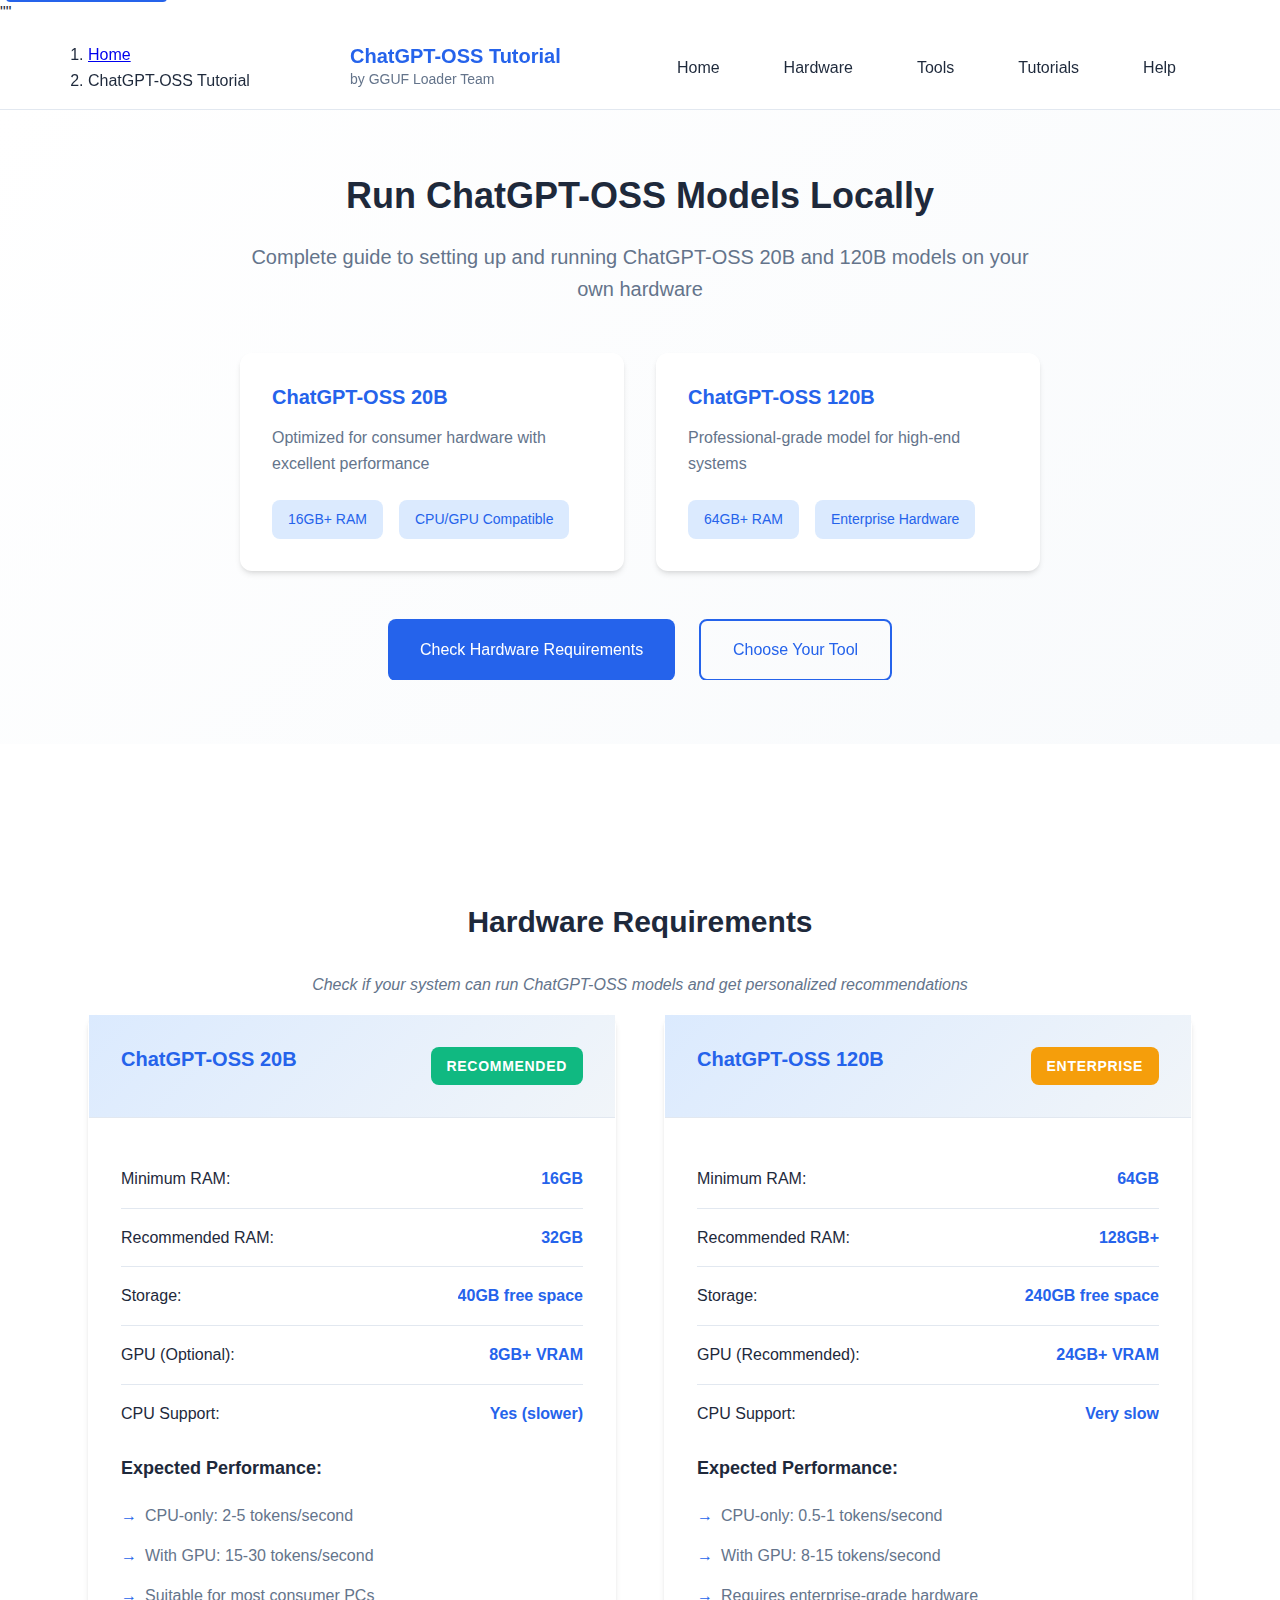
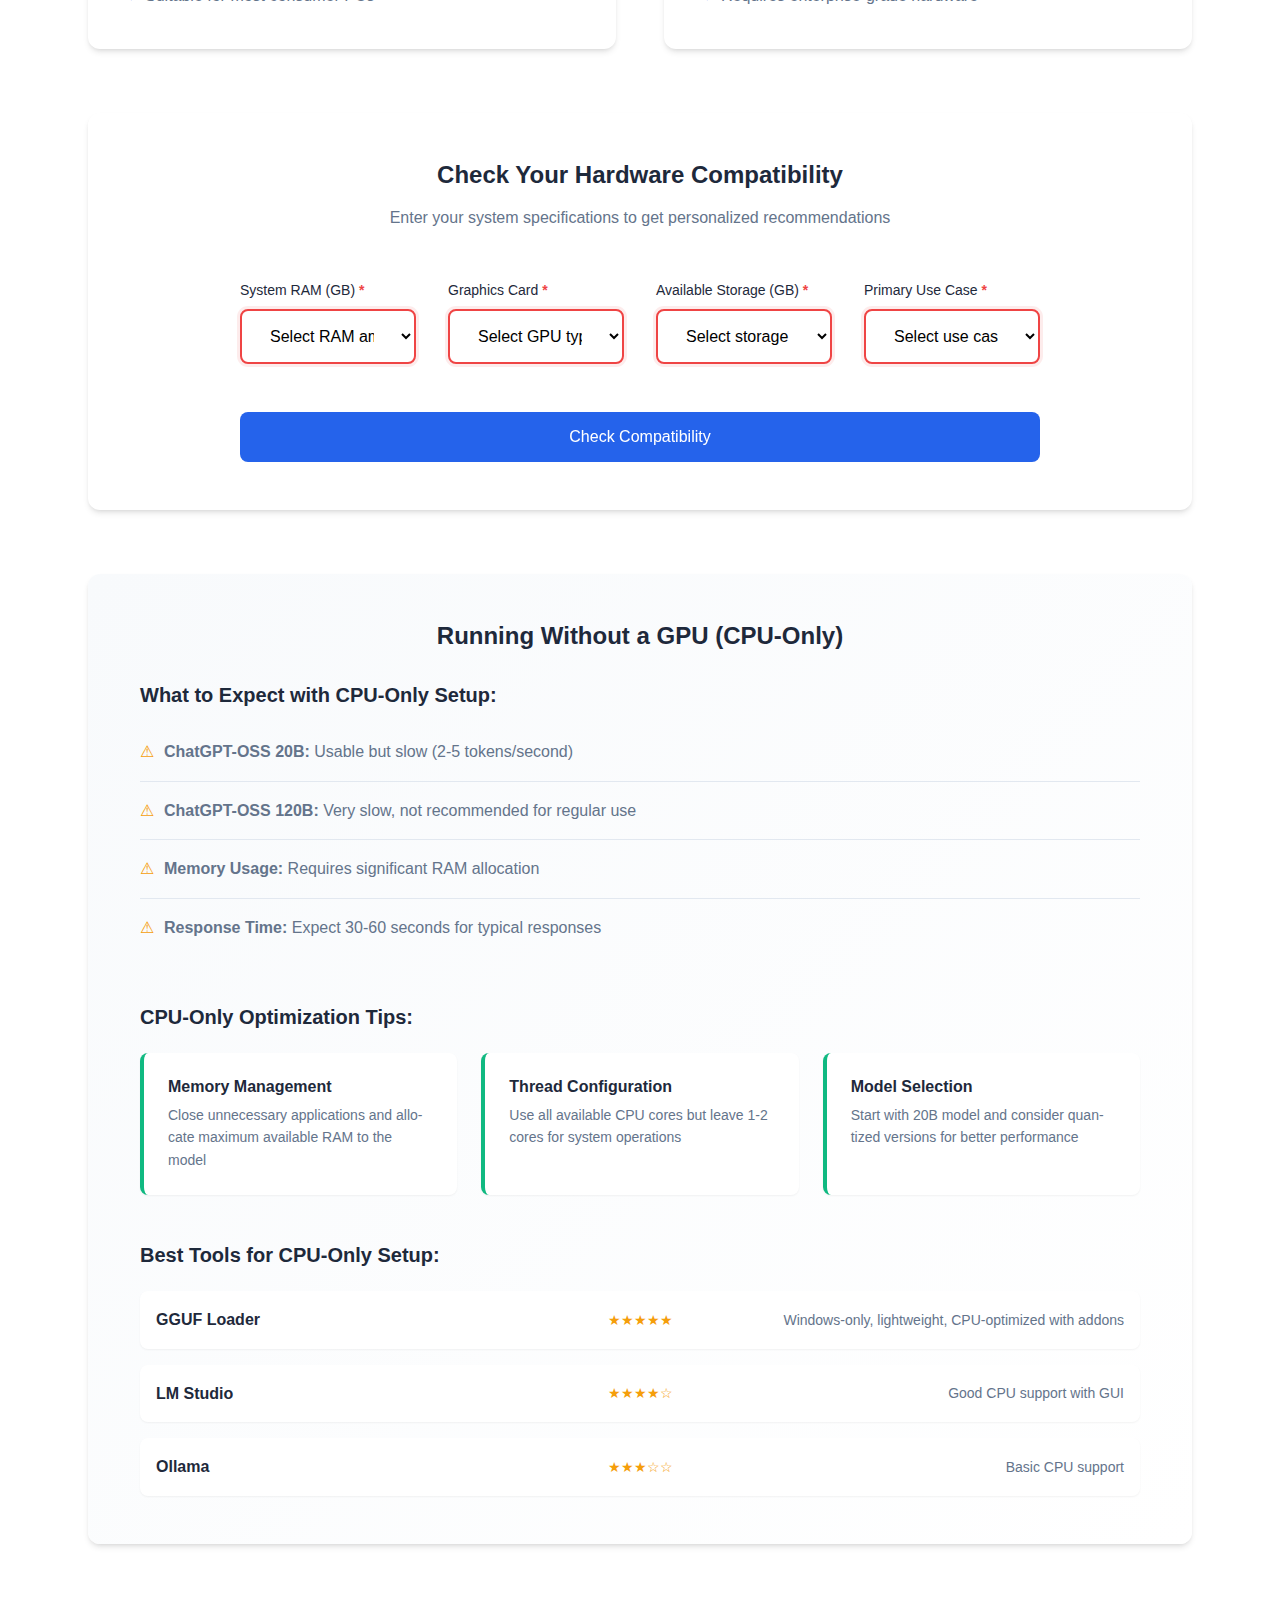
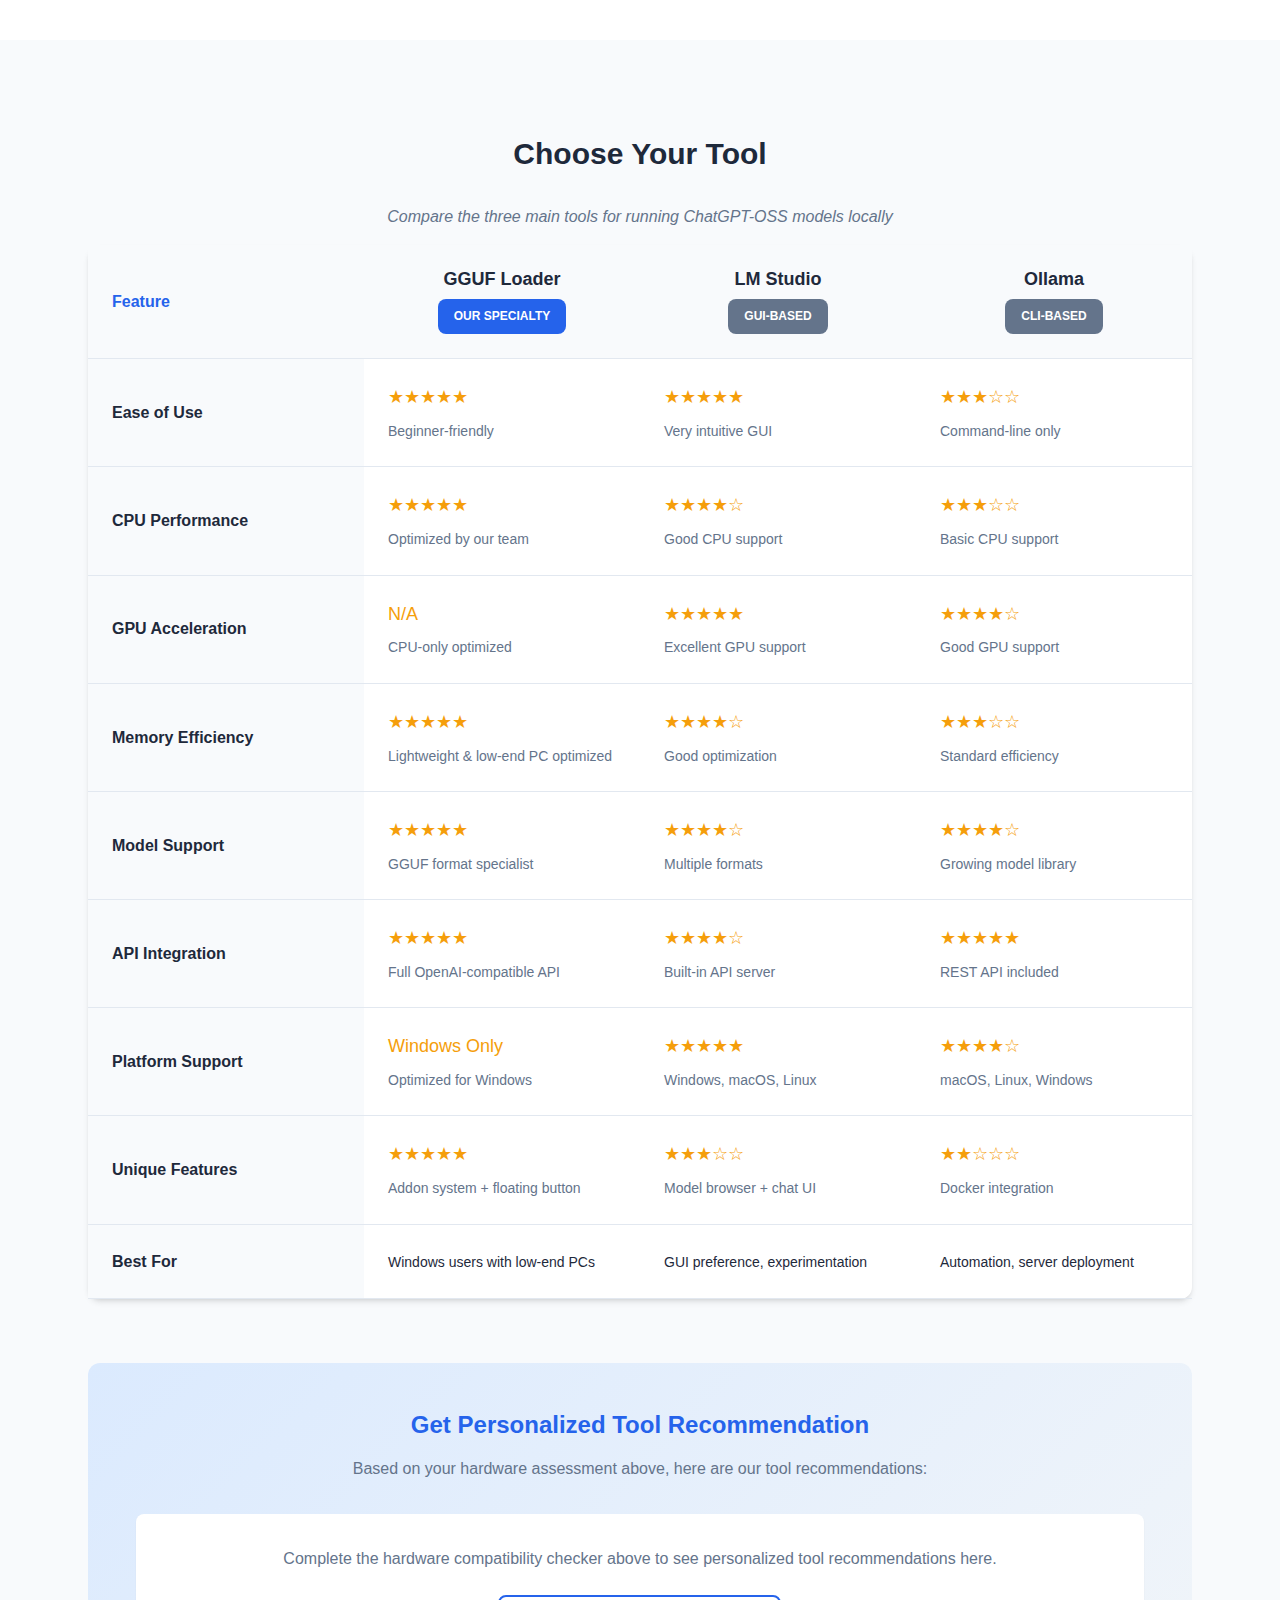
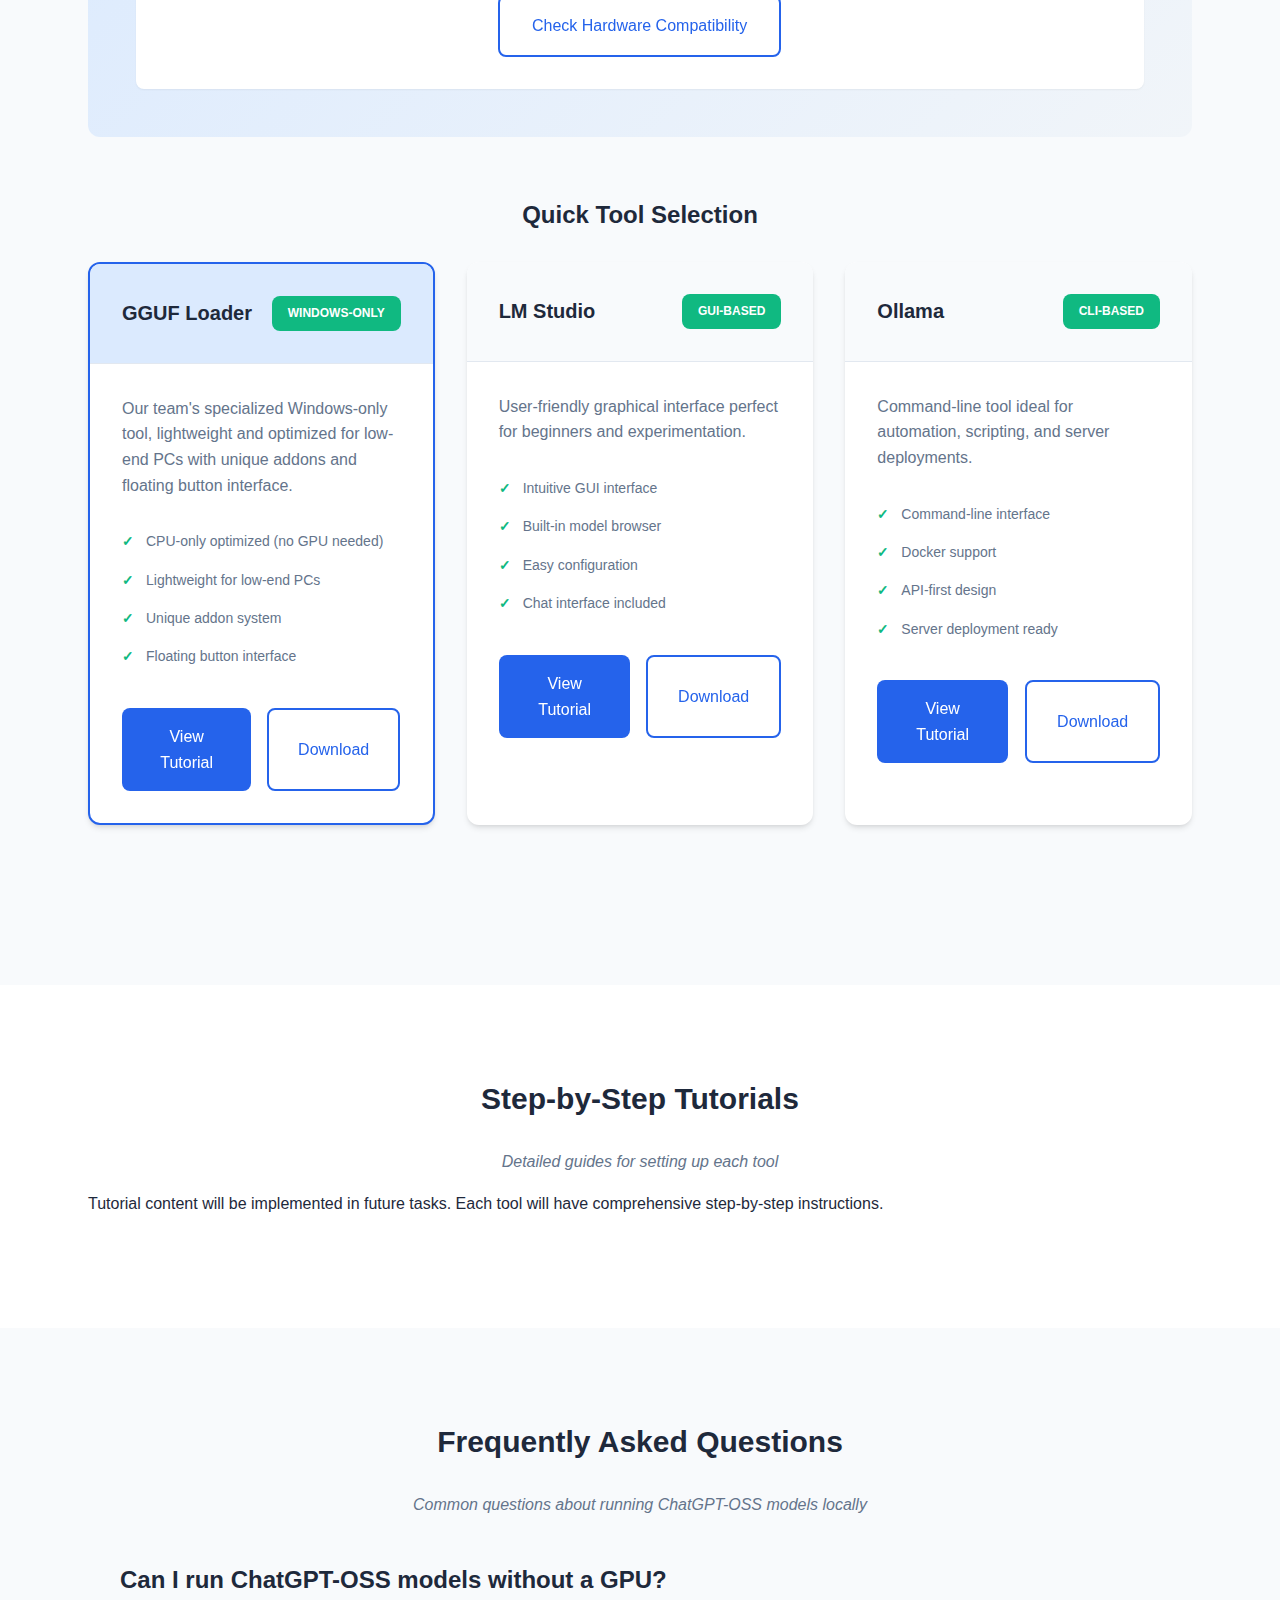
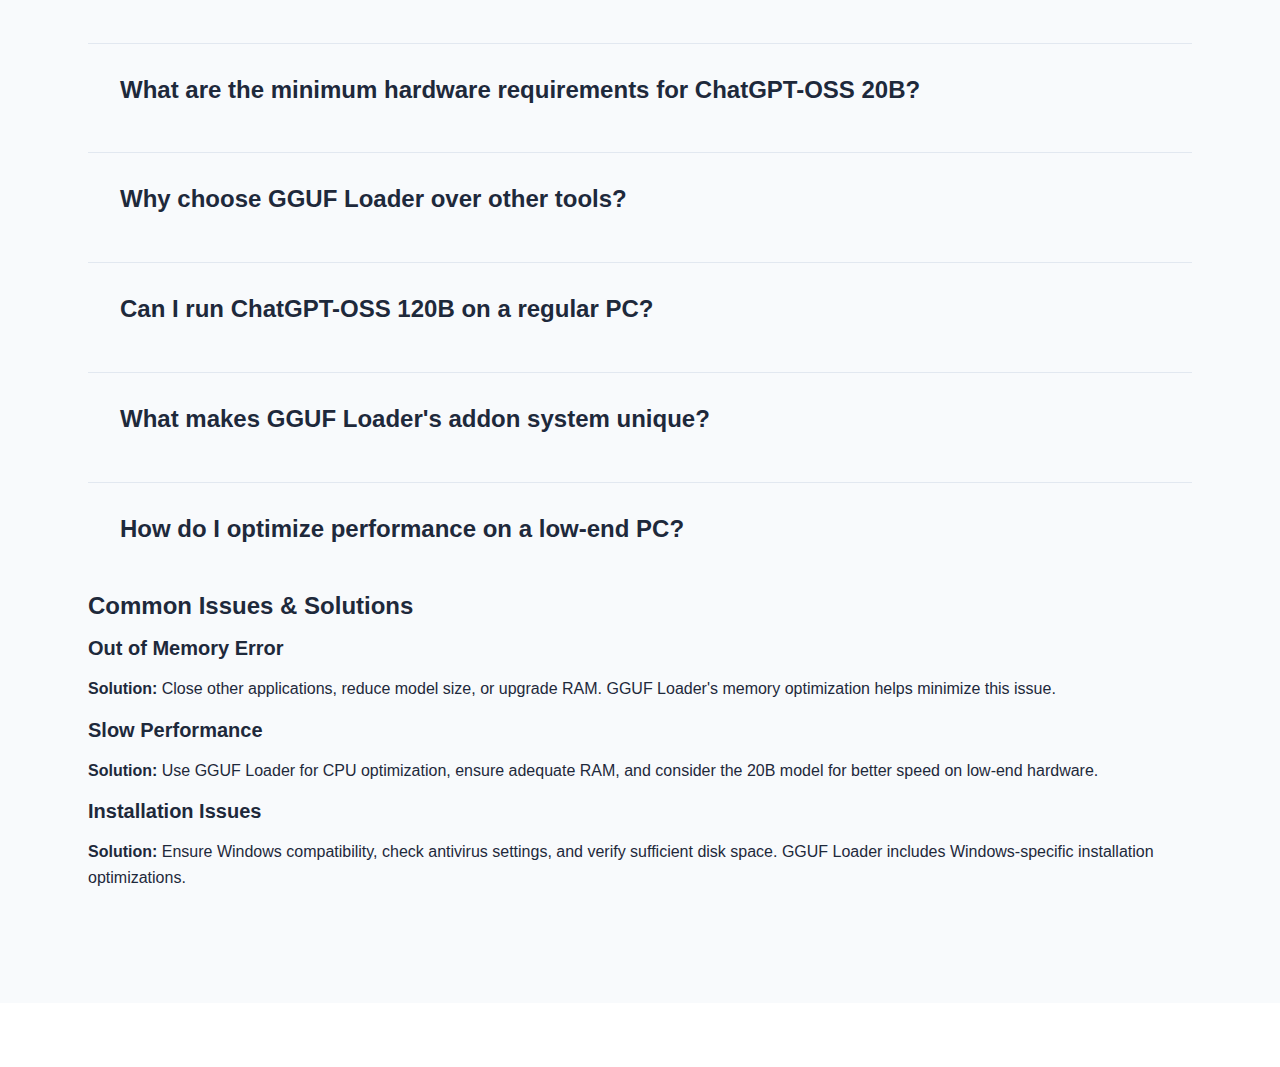
<file: index.html>
<!DOCTYPE html>
<html lang="en">

<head>
    <meta charset="UTF-8">
    <meta name="viewport" content="width=device-width, initial-scale=1.0">
    <title>ChatGPT-OSS Local Setup Tutorial | GGUF Loader Team - Run AI Models on Windows</title>
    <meta name="description"
        content="Complete guide to running ChatGPT-OSS 20B and 120B models locally on Windows. GGUF Loader team's tutorial covers hardware requirements, CPU-only optimization, and step-by-step setup for low-end PCs.">
    <meta name="keywords"
        content="ChatGPT-OSS, GGUF Loader, local AI, Windows AI, CPU-only AI, low-end PC AI, ChatGPT local, AI tutorial, machine learning, LLM setup">

    <!-- Enhanced SEO meta tags -->
    <meta name="theme-color" content="#2563eb">
    <meta name="robots" content="index, follow, max-snippet:-1, max-image-preview:large, max-video-preview:-1">
    <meta name="author" content="GGUF Loader Team">
    <meta name="publisher" content="GGUF Loader Team">
    <meta name="language" content="en-US">
    <meta name="revisit-after" content="7 days">
    <meta name="rating" content="general">
    <link rel="canonical" href="https://chatgpt-oss-tutorial.example.com/">

    <!-- Open Graph / Facebook -->
    <meta property="og:type" content="website">
    <meta property="og:url" content="https://chatgpt-oss-tutorial.example.com/">
    <meta property="og:title" content="ChatGPT-OSS Local Setup Tutorial | GGUF Loader Team">
    <meta property="og:description"
        content="Learn to run ChatGPT-OSS models locally on Windows with GGUF Loader - optimized for CPU-only and low-end PCs with unique addon system.">
    <meta property="og:image" content="https://chatgpt-oss-tutorial.example.com/og-image.jpg">
    <meta property="og:image:width" content="1200">
    <meta property="og:image:height" content="630">
    <meta property="og:site_name" content="ChatGPT-OSS Tutorial">
    <meta property="og:locale" content="en_US">

    <!-- Twitter -->
    <meta property="twitter:card" content="summary_large_image">
    <meta property="twitter:url" content="https://chatgpt-oss-tutorial.example.com/">
    <meta property="twitter:title" content="ChatGPT-OSS Local Setup Tutorial | GGUF Loader Team">
    <meta property="twitter:description"
        content="Learn to run ChatGPT-OSS models locally on Windows with GGUF Loader - optimized for CPU-only and low-end PCs.">
    <meta property="twitter:image" content="https://chatgpt-oss-tutorial.example.com/twitter-image.jpg">
    <meta property="twitter:creator" content="@GGUFLoader">
    <meta property="twitter:site" content="@GGUFLoader">

    <!-- Additional SEO -->
    <meta name="geo.region" content="US">
    <meta name="geo.placename" content="United States">
    <meta name="ICBM" content="39.7392, -104.9903">
    <meta name="DC.title" content="ChatGPT-OSS Local Setup Tutorial">
    <meta name="DC.creator" content="GGUF Loader Team">
    <meta name="DC.subject" content="AI, Machine Learning, ChatGPT, Local AI Setup">
    <meta name="DC.description" content="Complete guide to running ChatGPT-OSS models locally on Windows">
    <meta name="DC.publisher" content="GGUF Loader Team">
    <meta name="DC.contributor" content="GGUF Loader Team">
    <meta name="DC.date" content="2024-01-01">
    <meta name="DC.type" content="Text">
    <meta name="DC.format" content="text/html">
    <meta name="DC.identifier" content="https://chatgpt-oss-tutorial.example.com/">
    <meta name="DC.language" content="en-US">
    <meta name="DC.coverage" content="Worldwide">
    <meta name="DC.rights" content="© 2024 GGUF Loader Team">""

    <!-- Preload critical resources -->
    <link rel="preload" href="assets/styles/main.css" as="style">
    <link rel="preload" href="assets/scripts/main.js" as="script">

    <!-- DNS prefetch for external resources -->
    <link rel="dns-prefetch" href="//fonts.googleapis.com">

    <!-- Stylesheet -->
    <link rel="stylesheet" href="assets/styles/main.css">

    <!-- Favicon and app icons -->
    <link rel="icon" type="image/x-icon" href="/favicon.ico">
    <link rel="apple-touch-icon" sizes="180x180" href="/apple-touch-icon.png">
    <link rel="icon" type="image/png" sizes="32x32" href="/favicon-32x32.png">
    <link rel="icon" type="image/png" sizes="16x16" href="/favicon-16x16.png">
    <link rel="manifest" href="/site.webmanifest">

    <!-- JSON-LD Structured Data -->
    <script type="application/ld+json">
    {
        "@context": "https://schema.org",
        "@type": "TechArticle",
        "headline": "ChatGPT-OSS Local Setup Tutorial | GGUF Loader Team",
        "description": "Complete guide to running ChatGPT-OSS 20B and 120B models locally on Windows. GGUF Loader team's tutorial covers hardware requirements, CPU-only optimization, and step-by-step setup for low-end PCs.",
        "image": [
            "https://chatgpt-oss-tutorial.example.com/images/chatgpt-oss-setup-1x1.jpg",
            "https://chatgpt-oss-tutorial.example.com/images/chatgpt-oss-setup-4x3.jpg",
            "https://chatgpt-oss-tutorial.example.com/images/chatgpt-oss-setup-16x9.jpg"
        ],
        "author": {
            "@type": "Organization",
            "name": "GGUF Loader Team",
            "url": "https://github.com/gguf-loader",
            "logo": {
                "@type": "ImageObject",
                "url": "https://chatgpt-oss-tutorial.example.com/images/gguf-loader-logo.png"
            }
        },
        "publisher": {
            "@type": "Organization",
            "name": "GGUF Loader Team",
            "logo": {
                "@type": "ImageObject",
                "url": "https://chatgpt-oss-tutorial.example.com/images/gguf-loader-logo.png"
            }
        },
        "datePublished": "2024-01-01",
        "dateModified": "2024-01-01",
        "mainEntityOfPage": {
            "@type": "WebPage",
            "@id": "https://chatgpt-oss-tutorial.example.com/"
        },
        "articleSection": "Technology",
        "keywords": ["ChatGPT-OSS", "GGUF Loader", "local AI", "Windows AI", "CPU-only AI", "low-end PC AI"],
        "about": [
            {
                "@type": "Thing",
                "name": "ChatGPT-OSS",
                "description": "Open source ChatGPT models for local deployment"
            },
            {
                "@type": "SoftwareApplication",
                "name": "GGUF Loader",
                "operatingSystem": "Windows",
                "applicationCategory": "DeveloperApplication",
                "description": "Windows-only, lightweight AI model loader optimized for CPU-only and low-end PCs"
            }
        ],
        "mentions": [
            {
                "@type": "SoftwareApplication",
                "name": "LM Studio",
                "operatingSystem": ["Windows", "macOS", "Linux"],
                "applicationCategory": "DeveloperApplication"
            },
            {
                "@type": "SoftwareApplication",
                "name": "Ollama",
                "operatingSystem": ["Windows", "macOS", "Linux"],
                "applicationCategory": "DeveloperApplication"
            }
        ]
    }
    </script>

    <!-- FAQ Schema -->
    <script type="application/ld+json">
    {
        "@context": "https://schema.org",
        "@type": "FAQPage",
        "mainEntity": [
            {
                "@type": "Question",
                "name": "Can I run ChatGPT-OSS models without a GPU?",
                "acceptedAnswer": {
                    "@type": "Answer",
                    "text": "Yes, you can run ChatGPT-OSS models on CPU-only systems. The 20B model runs at 2-5 tokens/second on CPU, while the 120B model is very slow at 0.5-1 tokens/second. GGUF Loader is specifically optimized for CPU-only Windows systems."
                }
            },
            {
                "@type": "Question",
                "name": "What are the minimum hardware requirements for ChatGPT-OSS 20B?",
                "acceptedAnswer": {
                    "@type": "Answer",
                    "text": "For ChatGPT-OSS 20B, you need a minimum of 16GB RAM (32GB recommended), 40GB free storage space, and any modern CPU. GPU is optional but improves performance significantly."
                }
            },
            {
                "@type": "Question",
                "name": "Why choose GGUF Loader over other tools?",
                "acceptedAnswer": {
                    "@type": "Answer",
                    "text": "GGUF Loader is Windows-only and specifically optimized for CPU-only systems and low-end PCs. It features a unique addon system, floating button interface, and is lightweight compared to cross-platform alternatives."
                }
            },
            {
                "@type": "Question",
                "name": "Can I run ChatGPT-OSS 120B on a regular PC?",
                "acceptedAnswer": {
                    "@type": "Answer",
                    "text": "ChatGPT-OSS 120B requires 64GB+ RAM and 240GB storage. It's very slow on CPU-only systems (0.5-1 tokens/second) and is better suited for enterprise-grade hardware with high-end GPUs."
                }
            },
            {
                "@type": "Question",
                "name": "What makes GGUF Loader unique?",
                "acceptedAnswer": {
                    "@type": "Answer",
                    "text": "GGUF Loader features a unique addon system for extensibility, a floating button interface for easy access, Windows-specific optimizations, and is designed specifically for lightweight, CPU-only operation on low-end PCs."
                }
            }
        ]
    }
    </script>

    <!-- Software Application Schema -->
    <script type="application/ld+json">
    {
        "@context": "https://schema.org",
        "@type": "SoftwareApplication",
        "name": "GGUF Loader",
        "operatingSystem": "Windows",
        "applicationCategory": "DeveloperApplication",
        "description": "Windows-only, lightweight AI model loader optimized for CPU-only systems and low-end PCs. Features unique addon system and floating button interface.",
        "offers": {
            "@type": "Offer",
            "price": "0",
            "priceCurrency": "USD"
        },
        "downloadUrl": "https://github.com/gguf-loader/gguf-loader",
        "softwareVersion": "1.0",
        "datePublished": "2024-01-01",
        "author": {
            "@type": "Organization",
            "name": "GGUF Loader Team"
        },
        "aggregateRating": {
            "@type": "AggregateRating",
            "ratingValue": "4.8",
            "ratingCount": "150",
            "bestRating": "5",
            "worstRating": "1"
        },
        "featureList": [
            "CPU-only optimization",
            "Windows-specific optimizations",
            "Lightweight design for low-end PCs",
            "Unique addon system",
            "Floating button interface",
            "GGUF format specialist",
            "OpenAI-compatible API"
        ]
    }
    </script>

    <!-- HowTo Schema -->
    <script type="application/ld+json">
    {
        "@context": "https://schema.org",
        "@type": "HowTo",
        "name": "How to Run ChatGPT-OSS Models Locally on Windows",
        "description": "Step-by-step guide to setting up and running ChatGPT-OSS models locally using GGUF Loader on Windows systems.",
        "image": "https://chatgpt-oss-tutorial.example.com/images/setup-guide.jpg",
        "totalTime": "PT30M",
        "estimatedCost": {
            "@type": "MonetaryAmount",
            "currency": "USD",
            "value": "0"
        },
        "supply": [
            {
                "@type": "HowToSupply",
                "name": "Windows PC with 16GB+ RAM"
            },
            {
                "@type": "HowToSupply",
                "name": "40GB+ free storage space"
            },
            {
                "@type": "HowToSupply",
                "name": "GGUF Loader software"
            }
        ],
        "tool": [
            {
                "@type": "HowToTool",
                "name": "GGUF Loader"
            }
        ],
        "step": [
            {
                "@type": "HowToStep",
                "name": "Check Hardware Requirements",
                "text": "Verify your Windows PC has at least 16GB RAM and 40GB free storage space for the 20B model.",
                "url": "https://chatgpt-oss-tutorial.example.com/#hardware"
            },
            {
                "@type": "HowToStep",
                "name": "Choose Your Tool",
                "text": "Select GGUF Loader for Windows-only, CPU-optimized performance, especially for low-end PCs.",
                "url": "https://chatgpt-oss-tutorial.example.com/#tools"
            },
            {
                "@type": "HowToStep",
                "name": "Download and Install",
                "text": "Download GGUF Loader from the official repository and follow installation instructions.",
                "url": "https://chatgpt-oss-tutorial.example.com/#tutorials"
            }
        ]
    }
    </script>
</head>

<body>
    <!-- Critical inline CSS for above-the-fold content -->
    <style>
        /* Critical path CSS - inlined for performance */
        .header {
            background-color: var(--color-background);
            border-bottom: 1px solid var(--color-border);
            position: sticky;
            top: 0;
            z-index: 100
        }

        .hero {
            background: linear-gradient(135deg, var(--color-background) 0%, var(--color-background-alt) 100%);
            padding: var(--space-8) 0
        }

        .hero__title {
            font-size: var(--font-size-4xl);
            color: var(--color-text);
            margin-bottom: var(--space-3)
        }
    </style>
    <!-- Breadcrumb Schema -->
    <script type="application/ld+json">
    {
        "@context": "https://schema.org",
        "@type": "BreadcrumbList",
        "itemListElement": [
            {
                "@type": "ListItem",
                "position": 1,
                "name": "Home",
                "item": "https://chatgpt-oss-tutorial.example.com/"
            },
            {
                "@type": "ListItem",
                "position": 2,
                "name": "ChatGPT-OSS Tutorial",
                "item": "https://chatgpt-oss-tutorial.example.com/"
            }
        ]
    }
    </script>

    <!-- Header with GGUF Loader Team Attribution -->
    <header class="header" id="header" role="banner">
        <div class="container">
            <!-- Breadcrumb Navigation -->
            <nav aria-label="Breadcrumb" class="breadcrumb">
                <ol class="breadcrumb-list" itemscope itemtype="https://schema.org/BreadcrumbList">
                    <li class="breadcrumb-item" itemprop="itemListElement" itemscope
                        itemtype="https://schema.org/ListItem">
                        <a href="/" itemprop="item">
                            <span itemprop="name">Home</span>
                        </a>
                        <meta itemprop="position" content="1" />
                    </li>
                    <li class="breadcrumb-item active" itemprop="itemListElement" itemscope
                        itemtype="https://schema.org/ListItem">
                        <span itemprop="name">ChatGPT-OSS Tutorial</span>
                        <meta itemprop="position" content="2" />
                    </li>
                </ol>
            </nav>

            <div class="header__brand">
                <h1 class="header__title">ChatGPT-OSS Tutorial</h1>
                <p class="header__attribution">by GGUF Loader Team</p>
            </div>
            <nav class="header__nav" aria-label="Main navigation" role="navigation">
                <ul class="nav-list" role="menubar">
                    <li role="none"><a href="#hero" class="nav-link" role="menuitem"
                            aria-label="Navigate to home section">Home</a></li>
                    <li role="none"><a href="#hardware" class="nav-link" role="menuitem"
                            aria-label="Navigate to hardware requirements section">Hardware</a></li>
                    <li role="none"><a href="#tools" class="nav-link" role="menuitem"
                            aria-label="Navigate to tools comparison section">Tools</a></li>
                    <li role="none"><a href="#tutorials" class="nav-link" role="menuitem"
                            aria-label="Navigate to tutorials section">Tutorials</a></li>
                    <li role="none"><a href="#troubleshooting" class="nav-link" role="menuitem"
                            aria-label="Navigate to troubleshooting section">Help</a></li>
                </ul>
            </nav>
        </div>
    </header>

    <!-- Hero Section -->
    <section class="hero" id="hero" role="main" aria-labelledby="hero-title">
        <div class="container">
            <div class="hero__content">
                <h2 class="hero__title" id="hero-title">Run ChatGPT-OSS Models Locally</h2>
                <p class="hero__subtitle">Complete guide to setting up and running ChatGPT-OSS 20B and 120B models on
                    your own hardware</p>
                <div class="hero__models">
                    <div class="model-card">
                        <h3 class="model-card__title">ChatGPT-OSS 20B</h3>
                        <p class="model-card__description">Optimized for consumer hardware with excellent performance
                        </p>
                        <div class="model-card__specs">
                            <span class="spec-tag">16GB+ RAM</span>
                            <span class="spec-tag">CPU/GPU Compatible</span>
                        </div>
                    </div>
                    <div class="model-card">
                        <h3 class="model-card__title">ChatGPT-OSS 120B</h3>
                        <p class="model-card__description">Professional-grade model for high-end systems</p>
                        <div class="model-card__specs">
                            <span class="spec-tag">64GB+ RAM</span>
                            <span class="spec-tag">Enterprise Hardware</span>
                        </div>
                    </div>
                </div>
                <div class="hero__cta">
                    <a href="#hardware" class="btn btn--primary">Check Hardware Requirements</a>
                    <a href="#tools" class="btn btn--secondary">Choose Your Tool</a>
                </div>
            </div>
        </div>
    </section>

    <!-- Main Content Sections -->
    <main class="main" id="main">
        <!-- Hardware Requirements Section -->
        <section class="section" id="hardware">
            <div class="container">
                <h2 class="section__title">Hardware Requirements</h2>
                <p class="section__description">Check if your system can run ChatGPT-OSS models and get personalized
                    recommendations</p>

                <!-- Hardware Requirement Cards -->
                <div class="hardware-cards">
                    <div class="hardware-card" data-model="20B" data-min-ram="16" data-recommended-ram="32"
                        data-min-storage="40" data-cpu-tokens="3" data-gpu-tokens="22">
                        <div class="hardware-card__header">
                            <h3 class="hardware-card__title">ChatGPT-OSS 20B</h3>
                            <span class="hardware-card__badge hardware-card__badge--recommended">Recommended</span>
                        </div>
                        <div class="hardware-card__content">
                            <div class="hardware-specs">
                                <div class="spec-item">
                                    <span class="spec-item__label">Minimum RAM:</span>
                                    <span class="spec-item__value">16GB</span>
                                </div>
                                <div class="spec-item">
                                    <span class="spec-item__label">Recommended RAM:</span>
                                    <span class="spec-item__value">32GB</span>
                                </div>
                                <div class="spec-item">
                                    <span class="spec-item__label">Storage:</span>
                                    <span class="spec-item__value">40GB free space</span>
                                </div>
                                <div class="spec-item">
                                    <span class="spec-item__label">GPU (Optional):</span>
                                    <span class="spec-item__value">8GB+ VRAM</span>
                                </div>
                                <div class="spec-item">
                                    <span class="spec-item__label">CPU Support:</span>
                                    <span class="spec-item__value">Yes (slower)</span>
                                </div>
                            </div>
                            <div class="performance-info">
                                <h4 class="performance-info__title">Expected Performance:</h4>
                                <ul class="performance-list">
                                    <li>CPU-only: 2-5 tokens/second</li>
                                    <li>With GPU: 15-30 tokens/second</li>
                                    <li>Suitable for most consumer PCs</li>
                                </ul>
                            </div>
                        </div>
                    </div>

                    <div class="hardware-card" data-model="120B" data-min-ram="64" data-recommended-ram="128"
                        data-min-storage="240" data-cpu-tokens="0.7" data-gpu-tokens="11">
                        <div class="hardware-card__header">
                            <h3 class="hardware-card__title">ChatGPT-OSS 120B</h3>
                            <span class="hardware-card__badge hardware-card__badge--enterprise">Enterprise</span>
                        </div>
                        <div class="hardware-card__content">
                            <div class="hardware-specs">
                                <div class="spec-item">
                                    <span class="spec-item__label">Minimum RAM:</span>
                                    <span class="spec-item__value">64GB</span>
                                </div>
                                <div class="spec-item">
                                    <span class="spec-item__label">Recommended RAM:</span>
                                    <span class="spec-item__value">128GB+</span>
                                </div>
                                <div class="spec-item">
                                    <span class="spec-item__label">Storage:</span>
                                    <span class="spec-item__value">240GB free space</span>
                                </div>
                                <div class="spec-item">
                                    <span class="spec-item__label">GPU (Recommended):</span>
                                    <span class="spec-item__value">24GB+ VRAM</span>
                                </div>
                                <div class="spec-item">
                                    <span class="spec-item__label">CPU Support:</span>
                                    <span class="spec-item__value">Very slow</span>
                                </div>
                            </div>
                            <div class="performance-info">
                                <h4 class="performance-info__title">Expected Performance:</h4>
                                <ul class="performance-list">
                                    <li>CPU-only: 0.5-1 tokens/second</li>
                                    <li>With GPU: 8-15 tokens/second</li>
                                    <li>Requires enterprise-grade hardware</li>
                                </ul>
                            </div>
                        </div>
                    </div>
                </div>

                <!-- Hardware Compatibility Checker -->
                <div class="compatibility-checker">
                    <h3 class="compatibility-checker__title">Check Your Hardware Compatibility</h3>
                    <p class="compatibility-checker__description">Enter your system specifications to get personalized
                        recommendations</p>

                    <form class="hardware-form" id="hardwareForm" role="form"
                        aria-labelledby="compatibility-checker-title">
                        <div class="form-grid">
                            <div class="form-group">
                                <label for="ram" class="form-label">System RAM (GB)</label>
                                <select id="ram" name="ram" class="form-select" required aria-describedby="ram-help">
                                    <option value="">Select RAM amount</option>
                                    <option value="8">8GB</option>
                                    <option value="16">16GB</option>
                                    <option value="32">32GB</option>
                                    <option value="64">64GB</option>
                                    <option value="128">128GB or more</option>
                                </select>
                                <div id="ram-help" class="sr-only">Select the amount of system RAM available on your
                                    computer</div>
                            </div>

                            <div class="form-group">
                                <label for="gpu" class="form-label">Graphics Card</label>
                                <select id="gpu" name="gpu" class="form-select" required aria-describedby="gpu-help">
                                    <option value="">Select GPU type</option>
                                    <option value="none" data-vram="0" data-multiplier="1" data-performance="cpu-only">
                                        No dedicated GPU / Integrated graphics</option>
                                    <option value="low" data-vram="4" data-multiplier="2" data-performance="limited">
                                        Entry-level GPU (4GB VRAM or less)</option>
                                    <option value="mid" data-vram="10" data-multiplier="4" data-performance="good">
                                        Mid-range GPU (6-12GB VRAM)</option>
                                    <option value="high" data-vram="16" data-multiplier="6"
                                        data-performance="excellent">High-end GPU (16GB+ VRAM)</option>
                                    <option value="enterprise" data-vram="24" data-multiplier="8"
                                        data-performance="optimal">Enterprise GPU (24GB+ VRAM)</option>
                                </select>
                                <div id="gpu-help" class="sr-only">Select your graphics card type or choose no dedicated
                                    GPU if you only have integrated graphics</div>
                            </div>

                            <div class="form-group">
                                <label for="storage" class="form-label">Available Storage (GB)</label>
                                <select id="storage" name="storage" class="form-select" required>
                                    <option value="">Select storage space</option>
                                    <option value="50">50GB or less</option>
                                    <option value="100">50-100GB</option>
                                    <option value="250">100-250GB</option>
                                    <option value="500">250GB or more</option>
                                </select>
                            </div>

                            <div class="form-group">
                                <label for="usage" class="form-label">Primary Use Case</label>
                                <select id="usage" name="usage" class="form-select" required>
                                    <option value="">Select use case</option>
                                    <option value="casual">Casual experimentation</option>
                                    <option value="development">Development and testing</option>
                                    <option value="production">Production use</option>
                                    <option value="research">Research and analysis</option>
                                </select>
                            </div>
                        </div>

                        <button type="submit" class="btn btn--primary compatibility-checker__submit"
                            aria-describedby="submit-help">
                            Check Compatibility
                        </button>
                        <div id="submit-help" class="sr-only">Submit the form to get personalized hardware compatibility
                            recommendations</div>
                    </form>

                    <!-- Results will be displayed here -->
                    <div class="compatibility-results" id="compatibilityResults" style="display: none;" role="region"
                        aria-labelledby="results-title" aria-live="polite">
                        <div class="results-content" id="resultsContent">
                            <!-- Dynamic content will be inserted here -->
                        </div>
                    </div>
                </div>

                <!-- CPU-Only Guidance Section -->
                <div class="cpu-guidance">
                    <h3 class="cpu-guidance__title">Running Without a GPU (CPU-Only)</h3>
                    <div class="cpu-guidance__content">
                        <div class="cpu-guidance__info">
                            <h4>What to Expect with CPU-Only Setup:</h4>
                            <ul class="cpu-guidance__list">
                                <li><strong>ChatGPT-OSS 20B:</strong> Usable but slow (2-5 tokens/second)</li>
                                <li><strong>ChatGPT-OSS 120B:</strong> Very slow, not recommended for regular use</li>
                                <li><strong>Memory Usage:</strong> Requires significant RAM allocation</li>
                                <li><strong>Response Time:</strong> Expect 30-60 seconds for typical responses</li>
                            </ul>
                        </div>

                        <div class="cpu-guidance__recommendations">
                            <h4>CPU-Only Optimization Tips:</h4>
                            <div class="tip-cards">
                                <div class="tip-card">
                                    <h5 class="tip-card__title">Memory Management</h5>
                                    <p class="tip-card__content">Close unnecessary applications and allocate maximum
                                        available RAM to the model</p>
                                </div>
                                <div class="tip-card">
                                    <h5 class="tip-card__title">Thread Configuration</h5>
                                    <p class="tip-card__content">Use all available CPU cores but leave 1-2 cores for
                                        system operations</p>
                                </div>
                                <div class="tip-card">
                                    <h5 class="tip-card__title">Model Selection</h5>
                                    <p class="tip-card__content">Start with 20B model and consider quantized versions
                                        for better performance</p>
                                </div>
                            </div>
                        </div>

                        <div class="cpu-guidance__tools">
                            <h4>Best Tools for CPU-Only Setup:</h4>
                            <div class="tool-recommendations">
                                <div class="tool-rec">
                                    <span class="tool-rec__name">GGUF Loader</span>
                                    <span class="tool-rec__rating">★★★★★</span>
                                    <span class="tool-rec__note">Windows-only, lightweight, CPU-optimized with
                                        addons</span>
                                </div>
                                <div class="tool-rec">
                                    <span class="tool-rec__name">LM Studio</span>
                                    <span class="tool-rec__rating">★★★★☆</span>
                                    <span class="tool-rec__note">Good CPU support with GUI</span>
                                </div>
                                <div class="tool-rec">
                                    <span class="tool-rec__name">Ollama</span>
                                    <span class="tool-rec__rating">★★★☆☆</span>
                                    <span class="tool-rec__note">Basic CPU support</span>
                                </div>
                            </div>
                        </div>
                    </div>
                </div>

                <!-- Hidden data sections for JavaScript to read -->
                <div class="hidden-data"
                    style="display: none !important; visibility: hidden; position: absolute; left: -9999px; width: 0; height: 0; overflow: hidden;">
                    <!-- Tool recommendations data -->
                    <div id="toolData">
                        <div class="tool-info" data-tool="GGUF Loader" data-rating="5" data-cpu-support="excellent"
                            data-gpu-support="none" data-beginner-friendly="true">
                            <span data-usage="casual">Windows-only, lightweight, perfect for low-end PCs with unique
                                addons</span>
                            <span data-usage="development">CPU-optimized with floating button interface, ideal for
                                Windows development</span>
                            <span data-usage="production">Lightweight Windows solution with addon system for
                                production</span>
                            <span data-usage="research">CPU-only optimization perfect for Windows research
                                environments</span>
                        </div>
                        <div class="tool-info" data-tool="LM Studio" data-rating="4" data-cpu-support="good"
                            data-gpu-support="excellent" data-beginner-friendly="true">
                            <span data-usage="casual">Good GUI for beginners, decent CPU support</span>
                            <span data-usage="development">Excellent GUI with good development features</span>
                            <span data-usage="production">GUI-based, good for small production setups</span>
                            <span data-usage="research">User-friendly interface for research work</span>
                        </div>
                        <div class="tool-info" data-tool="Ollama" data-rating="3" data-cpu-support="basic"
                            data-gpu-support="good" data-beginner-friendly="false">
                            <span data-usage="casual">Command-line interface, basic CPU support</span>
                            <span data-usage="development">Good for automation and scripting</span>
                            <span data-usage="production">Excellent for production automation</span>
                            <span data-usage="research">CLI-based, good for automated research</span>
                        </div>
                    </div>

                    <!-- Recommendation templates -->
                    <div id="recommendationTemplates">
                        <div data-scenario="20b-only">Start with the 20B model - it's perfect for your hardware
                            configuration</div>
                        <div data-scenario="both-models">You can run both models, but 20B will provide better
                            performance for most use cases</div>
                        <div data-scenario="insufficient">Consider upgrading your hardware to run ChatGPT-OSS models
                            effectively</div>
                        <div data-scenario="no-gpu">Your system can run models on CPU, but adding a GPU would
                            dramatically improve performance</div>
                        <div data-scenario="low-ram">Consider upgrading to 32GB RAM for smoother operation and better
                            multitasking</div>
                        <div data-scenario="production-no-gpu">For production use, we strongly recommend GPU
                            acceleration</div>
                        <div data-scenario="casual-20b">The 20B model with GGUF Loader is perfect for casual
                            experimentation</div>
                        <div data-scenario="120b-cpu-warning">120B model is very slow on CPU-only - consider 20B instead
                        </div>
                        <div data-scenario="gpu-upgrade">Consider adding a GPU for significantly better performance
                        </div>
                    </div>

                    <!-- Performance expectations -->
                    <div id="performanceData">
                        <div data-model="20B" data-gpu="none" data-tokens="3">~3 tokens/second (CPU only)</div>
                        <div data-model="20B" data-gpu="low" data-tokens="6">~6 tokens/second (Entry GPU)</div>
                        <div data-model="20B" data-gpu="mid" data-tokens="12">~12 tokens/second (Mid-range GPU)</div>
                        <div data-model="20B" data-gpu="high" data-tokens="18">~18 tokens/second (High-end GPU)</div>
                        <div data-model="20B" data-gpu="enterprise" data-tokens="24">~24 tokens/second (Enterprise GPU)
                        </div>
                        <div data-model="120B" data-gpu="none" data-tokens="0.7">~0.7 tokens/second (CPU only)</div>
                        <div data-model="120B" data-gpu="low" data-tokens="1.4">~1.4 tokens/second (Entry GPU)</div>
                        <div data-model="120B" data-gpu="mid" data-tokens="2.8">~2.8 tokens/second (Mid-range GPU)</div>
                        <div data-model="120B" data-gpu="high" data-tokens="4.2">~4.2 tokens/second (High-end GPU)</div>
                        <div data-model="120B" data-gpu="enterprise" data-tokens="5.6">~5.6 tokens/second (Enterprise
                            GPU)</div>
                    </div>
                </div>
            </div>
        </section>

        <!-- Tool Comparison Section -->
        <section class="section" id="tools">
            <div class="container">
                <h2 class="section__title">Choose Your Tool</h2>
                <p class="section__description">Compare the three main tools for running ChatGPT-OSS models locally</p>

                <!-- Tool Comparison Table -->
                <div class="tool-comparison">
                    <div class="comparison-table-wrapper">
                        <table class="comparison-table" role="table" aria-label="Tool comparison">
                            <thead>
                                <tr>
                                    <th scope="col" class="feature-column">Feature</th>
                                    <th scope="col" class="tool-column tool-column--featured">
                                        <div class="tool-header">
                                            <h3 class="tool-name">GGUF Loader</h3>
                                            <span class="tool-badge tool-badge--featured">Our Specialty</span>
                                        </div>
                                    </th>
                                    <th scope="col" class="tool-column">
                                        <div class="tool-header">
                                            <h3 class="tool-name">LM Studio</h3>
                                            <span class="tool-badge">GUI-Based</span>
                                        </div>
                                    </th>
                                    <th scope="col" class="tool-column">
                                        <div class="tool-header">
                                            <h3 class="tool-name">Ollama</h3>
                                            <span class="tool-badge">CLI-Based</span>
                                        </div>
                                    </th>
                                </tr>
                            </thead>
                            <tbody>
                                <tr>
                                    <th scope="row" class="feature-name">Ease of Use</th>
                                    <td class="feature-value">
                                        <div class="rating">★★★★★</div>
                                        <span class="rating-text">Beginner-friendly</span>
                                    </td>
                                    <td class="feature-value">
                                        <div class="rating">★★★★★</div>
                                        <span class="rating-text">Very intuitive GUI</span>
                                    </td>
                                    <td class="feature-value">
                                        <div class="rating">★★★☆☆</div>
                                        <span class="rating-text">Command-line only</span>
                                    </td>
                                </tr>
                                <tr>
                                    <th scope="row" class="feature-name">CPU Performance</th>
                                    <td class="feature-value">
                                        <div class="rating">★★★★★</div>
                                        <span class="rating-text">Optimized by our team</span>
                                    </td>
                                    <td class="feature-value">
                                        <div class="rating">★★★★☆</div>
                                        <span class="rating-text">Good CPU support</span>
                                    </td>
                                    <td class="feature-value">
                                        <div class="rating">★★★☆☆</div>
                                        <span class="rating-text">Basic CPU support</span>
                                    </td>
                                </tr>
                                <tr>
                                    <th scope="row" class="feature-name">GPU Acceleration</th>
                                    <td class="feature-value">
                                        <div class="rating">N/A</div>
                                        <span class="rating-text">CPU-only optimized</span>
                                    </td>
                                    <td class="feature-value">
                                        <div class="rating">★★★★★</div>
                                        <span class="rating-text">Excellent GPU support</span>
                                    </td>
                                    <td class="feature-value">
                                        <div class="rating">★★★★☆</div>
                                        <span class="rating-text">Good GPU support</span>
                                    </td>
                                </tr>
                                <tr>
                                    <th scope="row" class="feature-name">Memory Efficiency</th>
                                    <td class="feature-value">
                                        <div class="rating">★★★★★</div>
                                        <span class="rating-text">Lightweight & low-end PC optimized</span>
                                    </td>
                                    <td class="feature-value">
                                        <div class="rating">★★★★☆</div>
                                        <span class="rating-text">Good optimization</span>
                                    </td>
                                    <td class="feature-value">
                                        <div class="rating">★★★☆☆</div>
                                        <span class="rating-text">Standard efficiency</span>
                                    </td>
                                </tr>
                                <tr>
                                    <th scope="row" class="feature-name">Model Support</th>
                                    <td class="feature-value">
                                        <div class="rating">★★★★★</div>
                                        <span class="rating-text">GGUF format specialist</span>
                                    </td>
                                    <td class="feature-value">
                                        <div class="rating">★★★★☆</div>
                                        <span class="rating-text">Multiple formats</span>
                                    </td>
                                    <td class="feature-value">
                                        <div class="rating">★★★★☆</div>
                                        <span class="rating-text">Growing model library</span>
                                    </td>
                                </tr>
                                <tr>
                                    <th scope="row" class="feature-name">API Integration</th>
                                    <td class="feature-value">
                                        <div class="rating">★★★★★</div>
                                        <span class="rating-text">Full OpenAI-compatible API</span>
                                    </td>
                                    <td class="feature-value">
                                        <div class="rating">★★★★☆</div>
                                        <span class="rating-text">Built-in API server</span>
                                    </td>
                                    <td class="feature-value">
                                        <div class="rating">★★★★★</div>
                                        <span class="rating-text">REST API included</span>
                                    </td>
                                </tr>
                                <tr>
                                    <th scope="row" class="feature-name">Platform Support</th>
                                    <td class="feature-value">
                                        <div class="rating">Windows Only</div>
                                        <span class="rating-text">Optimized for Windows</span>
                                    </td>
                                    <td class="feature-value">
                                        <div class="rating">★★★★★</div>
                                        <span class="rating-text">Windows, macOS, Linux</span>
                                    </td>
                                    <td class="feature-value">
                                        <div class="rating">★★★★☆</div>
                                        <span class="rating-text">macOS, Linux, Windows</span>
                                    </td>
                                </tr>
                                <tr>
                                    <th scope="row" class="feature-name">Unique Features</th>
                                    <td class="feature-value">
                                        <div class="rating">★★★★★</div>
                                        <span class="rating-text">Addon system + floating button</span>
                                    </td>
                                    <td class="feature-value">
                                        <div class="rating">★★★☆☆</div>
                                        <span class="rating-text">Model browser + chat UI</span>
                                    </td>
                                    <td class="feature-value">
                                        <div class="rating">★★☆☆☆</div>
                                        <span class="rating-text">Docker integration</span>
                                    </td>
                                </tr>
                                <tr>
                                    <th scope="row" class="feature-name">Best For</th>
                                    <td class="feature-value">
                                        <span class="use-case">Windows users with low-end PCs</span>
                                    </td>
                                    <td class="feature-value">
                                        <span class="use-case">GUI preference, experimentation</span>
                                    </td>
                                    <td class="feature-value">
                                        <span class="use-case">Automation, server deployment</span>
                                    </td>
                                </tr>
                            </tbody>
                        </table>
                    </div>
                </div>

                <!-- Tool Recommendation Engine -->
                <div class="tool-recommendation-engine">
                    <h3 class="recommendation-engine__title">Get Personalized Tool Recommendation</h3>
                    <p class="recommendation-engine__description">Based on your hardware assessment above, here are our
                        tool recommendations:</p>

                    <div class="recommendation-cards" id="toolRecommendationCards">
                        <div class="recommendation-notice">
                            <p>Complete the hardware compatibility checker above to see personalized tool
                                recommendations here.</p>
                            <a href="#hardware" class="btn btn--secondary">Check Hardware Compatibility</a>
                        </div>
                    </div>
                </div>

                <!-- Quick Tool Selection -->
                <div class="quick-tool-selection">
                    <h3 class="quick-selection__title">Quick Tool Selection</h3>
                    <div class="tool-cards">
                        <div class="tool-card tool-card--featured" data-tool="gguf-loader">
                            <div class="tool-card__header">
                                <h4 class="tool-card__name">GGUF Loader</h4>
                                <span class="tool-card__badge">Windows-Only</span>
                            </div>
                            <div class="tool-card__content">
                                <p class="tool-card__description">Our team's specialized Windows-only tool, lightweight
                                    and optimized for low-end PCs with unique addons and floating button interface.</p>
                                <ul class="tool-card__features">
                                    <li>CPU-only optimized (no GPU needed)</li>
                                    <li>Lightweight for low-end PCs</li>
                                    <li>Unique addon system</li>
                                    <li>Floating button interface</li>
                                </ul>
                                <div class="tool-card__actions">
                                    <a href="#tutorial-gguf" class="btn btn--primary">View Tutorial</a>
                                    <a href="https://ggufloader.github.io" class="btn btn--secondary" target="_blank"
                                        rel="noopener">Download</a>
                                </div>
                            </div>
                        </div>

                        <div class="tool-card" data-tool="lm-studio">
                            <div class="tool-card__header">
                                <h4 class="tool-card__name">LM Studio</h4>
                                <span class="tool-card__badge">GUI-Based</span>
                            </div>
                            <div class="tool-card__content">
                                <p class="tool-card__description">User-friendly graphical interface perfect for
                                    beginners and experimentation.</p>
                                <ul class="tool-card__features">
                                    <li>Intuitive GUI interface</li>
                                    <li>Built-in model browser</li>
                                    <li>Easy configuration</li>
                                    <li>Chat interface included</li>
                                </ul>
                                <div class="tool-card__actions">
                                    <a href="#tutorial-lm-studio" class="btn btn--primary">View Tutorial</a>
                                    <a href="https://lmstudio.ai/" class="btn btn--secondary" target="_blank"
                                        rel="noopener">Download</a>
                                </div>
                            </div>
                        </div>

                        <div class="tool-card" data-tool="ollama">
                            <div class="tool-card__header">
                                <h4 class="tool-card__name">Ollama</h4>
                                <span class="tool-card__badge">CLI-Based</span>
                            </div>
                            <div class="tool-card__content">
                                <p class="tool-card__description">Command-line tool ideal for automation, scripting, and
                                    server deployments.</p>
                                <ul class="tool-card__features">
                                    <li>Command-line interface</li>
                                    <li>Docker support</li>
                                    <li>API-first design</li>
                                    <li>Server deployment ready</li>
                                </ul>
                                <div class="tool-card__actions">
                                    <a href="#tutorial-ollama" class="btn btn--primary">View Tutorial</a>
                                    <a href="https://ollama.ai/" class="btn btn--secondary" target="_blank"
                                        rel="noopener">Download</a>
                                </div>
                            </div>
                        </div>
                    </div>
                </div>
            </div>
        </section>

        <!-- Tutorials Section Placeholder -->
        <section class="section" id="tutorials">
            <div class="container">
                <h2 class="section__title">Step-by-Step Tutorials</h2>
                <p class="section__description">Detailed guides for setting up each tool</p>

                <div class="tutorial-placeholder">
                    <p>Tutorial content will be implemented in future tasks. Each tool will have comprehensive
                        step-by-step instructions.</p>
                </div>
            </div>
        </section>

        <!-- FAQ Section -->
        <section class="section" id="troubleshooting">
            <div class="container">
                <h2 class="section__title">Frequently Asked Questions</h2>
                <p class="section__description">Common questions about running ChatGPT-OSS models locally</p>

                <div class="faq-container">
                    <div class="faq-item" itemscope itemprop="mainEntity" itemtype="https://schema.org/Question">
                        <h3 class="faq-question" itemprop="name">Can I run ChatGPT-OSS models without a GPU?</h3>
                        <div class="faq-answer" itemscope itemprop="acceptedAnswer"
                            itemtype="https://schema.org/Answer">
                            <div itemprop="text">
                                <p>Yes, you can run ChatGPT-OSS models on CPU-only systems. The 20B model runs at 2-5
                                    tokens/second on CPU, while the 120B model is very slow at 0.5-1 tokens/second. GGUF
                                    Loader is specifically optimized for CPU-only Windows systems and provides the best
                                    performance for low-end PCs.</p>
                            </div>
                        </div>
                    </div>

                    <div class="faq-item" itemscope itemprop="mainEntity" itemtype="https://schema.org/Question">
                        <h3 class="faq-question" itemprop="name">What are the minimum hardware requirements for
                            ChatGPT-OSS 20B?</h3>
                        <div class="faq-answer" itemscope itemprop="acceptedAnswer"
                            itemtype="https://schema.org/Answer">
                            <div itemprop="text">
                                <p>For ChatGPT-OSS 20B, you need:</p>
                                <ul>
                                    <li><strong>RAM:</strong> 16GB minimum (32GB recommended)</li>
                                    <li><strong>Storage:</strong> 40GB free space</li>
                                    <li><strong>CPU:</strong> Any modern processor</li>
                                    <li><strong>GPU:</strong> Optional (improves performance significantly)</li>
                                    <li><strong>OS:</strong> Windows (for GGUF Loader)</li>
                                </ul>
                            </div>
                        </div>
                    </div>

                    <div class="faq-item" itemscope itemprop="mainEntity" itemtype="https://schema.org/Question">
                        <h3 class="faq-question" itemprop="name">Why choose GGUF Loader over other tools?</h3>
                        <div class="faq-answer" itemscope itemprop="acceptedAnswer"
                            itemtype="https://schema.org/Answer">
                            <div itemprop="text">
                                <p>GGUF Loader offers several unique advantages:</p>
                                <ul>
                                    <li><strong>Windows-optimized:</strong> Specifically designed for Windows systems
                                    </li>
                                    <li><strong>CPU-only focus:</strong> Optimized for systems without dedicated GPUs
                                    </li>
                                    <li><strong>Lightweight:</strong> Perfect for low-end PCs and older hardware</li>
                                    <li><strong>Unique features:</strong> Addon system and floating button interface
                                    </li>
                                    <li><strong>Team expertise:</strong> Developed by specialists in GGUF format</li>
                                </ul>
                            </div>
                        </div>
                    </div>

                    <div class="faq-item" itemscope itemprop="mainEntity" itemtype="https://schema.org/Question">
                        <h3 class="faq-question" itemprop="name">Can I run ChatGPT-OSS 120B on a regular PC?</h3>
                        <div class="faq-answer" itemscope itemprop="acceptedAnswer"
                            itemtype="https://schema.org/Answer">
                            <div itemprop="text">
                                <p>ChatGPT-OSS 120B has high system requirements and is not suitable for regular PCs:
                                </p>
                                <ul>
                                    <li><strong>RAM:</strong> 64GB minimum (128GB+ recommended)</li>
                                    <li><strong>Storage:</strong> 240GB free space</li>
                                    <li><strong>Performance:</strong> Very slow on CPU-only (0.5-1 tokens/second)</li>
                                    <li><strong>Recommendation:</strong> Better suited for enterprise-grade hardware
                                    </li>
                                </ul>
                                <p>For most users, the 20B model provides a better balance of performance and hardware
                                    requirements.</p>
                            </div>
                        </div>
                    </div>

                    <div class="faq-item" itemscope itemprop="mainEntity" itemtype="https://schema.org/Question">
                        <h3 class="faq-question" itemprop="name">What makes GGUF Loader's addon system unique?</h3>
                        <div class="faq-answer" itemscope itemprop="acceptedAnswer"
                            itemtype="https://schema.org/Answer">
                            <div itemprop="text">
                                <p>GGUF Loader's addon system provides:</p>
                                <ul>
                                    <li><strong>Extensibility:</strong> Add custom functionality without modifying core
                                        software</li>
                                    <li><strong>Floating button interface:</strong> Quick access to frequently used
                                        features</li>
                                    <li><strong>Windows integration:</strong> Deep integration with Windows-specific
                                        features</li>
                                    <li><strong>Community addons:</strong> Growing library of community-developed
                                        extensions</li>
                                    <li><strong>Easy installation:</strong> Simple drag-and-drop addon installation</li>
                                </ul>
                            </div>
                        </div>
                    </div>

                    <div class="faq-item" itemscope itemprop="mainEntity" itemtype="https://schema.org/Question">
                        <h3 class="faq-question" itemprop="name">How do I optimize performance on a low-end PC?</h3>
                        <div class="faq-answer" itemscope itemprop="acceptedAnswer"
                            itemtype="https://schema.org/Answer">
                            <div itemprop="text">
                                <p>To get the best performance on low-end hardware:</p>
                                <ul>
                                    <li><strong>Use GGUF Loader:</strong> Specifically optimized for low-end Windows PCs
                                    </li>
                                    <li><strong>Close other applications:</strong> Free up RAM for the AI model</li>
                                    <li><strong>Choose 20B model:</strong> Better performance than 120B on limited
                                        hardware</li>
                                    <li><strong>Configure threads:</strong> Use all CPU cores but leave 1-2 for system
                                    </li>
                                    <li><strong>Consider quantized models:</strong> Smaller file sizes with minimal
                                        quality loss</li>
                                </ul>
                            </div>
                        </div>
                    </div>
                </div>

                <!-- Additional Troubleshooting -->
                <div class="troubleshooting-section">
                    <h3>Common Issues & Solutions</h3>
                    <div class="issue-grid">
                        <div class="issue-card">
                            <h4>Out of Memory Error</h4>
                            <p><strong>Solution:</strong> Close other applications, reduce model size, or upgrade RAM.
                                GGUF Loader's memory optimization helps minimize this issue.</p>
                        </div>
                        <div class="issue-card">
                            <h4>Slow Performance</h4>
                            <p><strong>Solution:</strong> Use GGUF Loader for CPU optimization, ensure adequate RAM, and
                                consider the 20B model for better speed on low-end hardware.</p>
                        </div>
                        <div class="issue-card">
                            <h4>Installation Issues</h4>
                            <p><strong>Solution:</strong> Ensure Windows compatibility, check antivirus settings, and
                                verify sufficient disk space. GGUF Loader includes Windows-specific installation
                                optimizations.</p>
                        </div>
                    </div>
                </div>
            </div>
        </section>
    </main>

    <script src="assets/scripts/main.js"></script>
</body>

</html>
</file>
<file: assets/styles/main.css>
/* CSS Reset and Base Styles */
*,
*::before,
*::after {
    box-sizing: border-box;
    margin: 0;
    padding: 0;
}

html {
    scroll-behavior: smooth;
    /* Optimize font loading */
    font-display: swap;
}

body {
    font-family: -apple-system, BlinkMacSystemFont, 'Segoe UI', Roboto, Oxygen, Ubuntu, Cantarell, sans-serif;
    line-height: 1.6;
    color: var(--color-text);
    background-color: var(--color-background);
    /* Improve text rendering */
    -webkit-font-smoothing: antialiased;
    -moz-osx-font-smoothing: grayscale;
    text-rendering: optimizeLegibility;
    /* Optimize scrolling performance */
    -webkit-overflow-scrolling: touch;
}

/* Design System - Color Palette */
:root {
    /* Primary Colors */
    --color-primary: #2563eb;
    --color-primary-hover: #1d4ed8;
    --color-primary-light: #dbeafe;
    
    /* Secondary Colors */
    --color-secondary: #64748b;
    --color-secondary-light: #f1f5f9;
    
    /* Accent Colors */
    --color-accent: #10b981;
    --color-warning: #f59e0b;
    --color-error: #ef4444;
    
    /* Neutral Colors */
    --color-text: #1e293b;
    --color-text-light: #64748b;
    --color-background: #ffffff;
    --color-background-alt: #f8fafc;
    --color-border: #e2e8f0;
    
    /* Typography */
    --font-size-xs: 0.75rem;
    --font-size-sm: 0.875rem;
    --font-size-base: 1rem;
    --font-size-lg: 1.125rem;
    --font-size-xl: 1.25rem;
    --font-size-2xl: 1.5rem;
    --font-size-3xl: 1.875rem;
    --font-size-4xl: 2.25rem;
    
    --font-weight-normal: 400;
    --font-weight-medium: 500;
    --font-weight-semibold: 600;
    --font-weight-bold: 700;
    
    /* Spacing (8px base unit) */
    --space-1: 0.5rem;   /* 8px */
    --space-2: 1rem;     /* 16px */
    --space-3: 1.5rem;   /* 24px */
    --space-4: 2rem;     /* 32px */
    --space-6: 3rem;     /* 48px */
    --space-8: 4rem;     /* 64px */
    --space-12: 6rem;    /* 96px */
    
    /* Layout */
    --container-max-width: 1200px;
    --border-radius: 0.5rem;
    --border-radius-lg: 0.75rem;
    
    /* Shadows */
    --shadow-sm: 0 1px 2px 0 rgb(0 0 0 / 0.05);
    --shadow-md: 0 4px 6px -1px rgb(0 0 0 / 0.1), 0 2px 4px -2px rgb(0 0 0 / 0.1);
    --shadow-lg: 0 10px 15px -3px rgb(0 0 0 / 0.1), 0 4px 6px -4px rgb(0 0 0 / 0.1);
}

/* Container and Grid System */
.container {
    max-width: var(--container-max-width);
    margin: 0 auto;
    padding: 0 var(--space-2);
    width: 100%;
    box-sizing: border-box;
    overflow-x: hidden; /* Prevent horizontal overflow */
}

/* Typography */
h1, h2, h3, h4, h5, h6 {
    font-weight: var(--font-weight-bold);
    line-height: 1.2;
    margin-bottom: var(--space-2);
}

h1 { font-size: var(--font-size-4xl); }
h2 { font-size: var(--font-size-3xl); }
h3 { font-size: var(--font-size-2xl); }
h4 { font-size: var(--font-size-xl); }
h5 { font-size: var(--font-size-lg); }
h6 { font-size: var(--font-size-base); }

p {
    margin-bottom: var(--space-2);
}

/* Button Components */
.btn {
    display: inline-flex;
    align-items: center;
    justify-content: center;
    padding: var(--space-2) var(--space-4);
    font-size: var(--font-size-base);
    font-weight: var(--font-weight-medium);
    text-decoration: none;
    border: none;
    border-radius: var(--border-radius);
    cursor: pointer;
    transition: all 0.2s ease;
    min-height: 44px; /* Accessibility: minimum touch target */
}

.btn--primary {
    background-color: var(--color-primary);
    color: white;
}

.btn--primary:hover {
    background-color: var(--color-primary-hover);
}

.btn--secondary {
    background-color: transparent;
    color: var(--color-primary);
    border: 2px solid var(--color-primary);
}

.btn--secondary:hover {
    background-color: var(--color-primary);
    color: white;
}

/* Header Styles */
.header {
    background-color: var(--color-background);
    border-bottom: 1px solid var(--color-border);
    position: sticky;
    top: 0;
    z-index: 100;
    backdrop-filter: blur(10px);
    transition: box-shadow 0.2s ease;
}

.header--scrolled {
    box-shadow: var(--shadow-md);
}

.header .container {
    display: flex;
    align-items: center;
    justify-content: space-between;
    padding-top: var(--space-2);
    padding-bottom: var(--space-2);
}

.header__brand {
    display: flex;
    flex-direction: column;
}

.header__title {
    font-size: var(--font-size-xl);
    font-weight: var(--font-weight-bold);
    color: var(--color-primary);
    margin-bottom: 0;
}

.header__attribution {
    font-size: var(--font-size-sm);
    color: var(--color-text-light);
    margin-bottom: 0;
}

.header__nav {
    display: none;
}

.nav-list {
    display: flex;
    list-style: none;
    gap: var(--space-4);
}

.nav-link {
    text-decoration: none;
    color: var(--color-text);
    font-weight: var(--font-weight-medium);
    padding: var(--space-1) var(--space-2);
    border-radius: var(--border-radius);
    transition: all 0.2s ease;
}

.nav-link:hover,
.nav-link--active {
    background-color: var(--color-primary-light);
    color: var(--color-primary);
}

/* Hero Section */
.hero {
    background: linear-gradient(135deg, var(--color-background) 0%, var(--color-background-alt) 100%);
    padding: var(--space-8) 0;
}

.hero__content {
    text-align: center;
    max-width: 800px;
    margin: 0 auto;
}

.hero__title {
    font-size: var(--font-size-4xl);
    color: var(--color-text);
    margin-bottom: var(--space-3);
}

.hero__subtitle {
    font-size: var(--font-size-lg);
    color: var(--color-text-light);
    margin-bottom: var(--space-6);
}

.hero__models {
    display: grid;
    gap: var(--space-4);
    margin-bottom: var(--space-6);
}

.model-card {
    background: white;
    padding: var(--space-4);
    border-radius: var(--border-radius-lg);
    box-shadow: var(--shadow-md);
    text-align: left;
}

.model-card__title {
    font-size: var(--font-size-xl);
    color: var(--color-primary);
    margin-bottom: var(--space-2);
}

.model-card__description {
    color: var(--color-text-light);
    margin-bottom: var(--space-3);
}

.model-card__specs {
    display: flex;
    gap: var(--space-2);
    flex-wrap: wrap;
}

.spec-tag {
    background-color: var(--color-primary-light);
    color: var(--color-primary);
    padding: var(--space-1) var(--space-2);
    border-radius: var(--border-radius);
    font-size: var(--font-size-sm);
    font-weight: var(--font-weight-medium);
}

.hero__cta {
    display: flex;
    gap: var(--space-3);
    justify-content: center;
    flex-wrap: wrap;
}

/* Main Content Sections */
.main {
    padding: var(--space-8) 0;
    width: 100%;
    overflow-x: hidden; /* Prevent horizontal scroll */
}

.section {
    padding: var(--space-8) 0;
    width: 100%;
    box-sizing: border-box;
}

.section:nth-child(even) {
    background-color: var(--color-background-alt);
}

.section__title {
    text-align: center;
    margin-bottom: var(--space-4);
    color: var(--color-text);
    word-wrap: break-word;
}

.section__description {
    text-align: center;
    color: var(--color-text-light);
    font-style: italic;
    word-wrap: break-word;
}

/* Footer */
.footer {
    background-color: var(--color-text);
    color: white;
    padding: var(--space-4) 0;
    text-align: center;
}

.footer__text {
    margin-bottom: 0;
    font-size: var(--font-size-sm);
}

/* Responsive Design */
@media (min-width: 640px) {
    .container {
        padding: 0 var(--space-4);
    }
    
    .hero__models {
        grid-template-columns: repeat(2, 1fr);
    }
    
    .hero__cta {
        flex-wrap: nowrap;
    }
}

@media (min-width: 768px) {
    .header__nav {
        display: block;
    }
    
    .hero__title {
        font-size: var(--font-size-4xl);
    }
    
    .hero__subtitle {
        font-size: var(--font-size-xl);
    }
}

@media (min-width: 1024px) {
    .container {
        padding: 0 var(--space-6);
    }
    
    .hero {
        padding: var(--space-12) 0;
    }
    
    .section {
        padding: var(--space-12) 0;
    }
}

/* Accessibility Improvements */
@media (prefers-reduced-motion: reduce) {
    html {
        scroll-behavior: auto;
    }
    
    * {
        animation-duration: 0.01ms !important;
        animation-iteration-count: 1 !important;
        transition-duration: 0.01ms !important;
    }
}

/* Focus styles for keyboard navigation */
.btn:focus,
.nav-link:focus {
    outline: 2px solid var(--color-primary);
    outline-offset: 2px;
}

/* High contrast mode support */
@media (prefers-contrast: high) {
    :root {
        --color-text: #000000;
        --color-background: #ffffff;
        --color-border: #000000;
    }
}

/* Enhanced keyboard navigation styles */
.keyboard-navigation .btn:focus,
.keyboard-navigation .nav-link:focus {
    outline: 3px solid var(--color-primary);
    outline-offset: 2px;
}

/* Screen reader only class */
.sr-only {
    position: absolute;
    width: 1px;
    height: 1px;
    padding: 0;
    margin: -1px;
    overflow: hidden;
    clip: rect(0, 0, 0, 0);
    white-space: nowrap;
    border: 0;
}

/* Hardware Requirements Section */
.hardware-cards {
    display: grid;
    gap: var(--space-4);
    margin-bottom: var(--space-8);
    width: 100%;
}

.hardware-card {
    background: white;
    border-radius: var(--border-radius-lg);
    box-shadow: var(--shadow-md);
    overflow: visible; /* Changed from hidden to visible to prevent content cutoff */
    transition: transform 0.2s ease, box-shadow 0.2s ease;
    min-height: fit-content;
    width: 100%;
}

.hardware-card:hover {
    transform: translateY(-2px);
    box-shadow: var(--shadow-lg);
}

.hardware-card__header {
    display: flex;
    justify-content: space-between;
    align-items: flex-start; /* Changed to flex-start for better alignment */
    padding: var(--space-4);
    background: linear-gradient(135deg, var(--color-primary-light) 0%, var(--color-secondary-light) 100%);
    border-bottom: 1px solid var(--color-border);
    flex-wrap: wrap; /* Allow wrapping on smaller screens */
    gap: var(--space-2);
}

.hardware-card__title {
    font-size: var(--font-size-xl);
    color: var(--color-primary);
    margin-bottom: 0;
    flex: 1;
    min-width: 0; /* Prevent text overflow */
}

.hardware-card__badge {
    padding: var(--space-1) var(--space-2);
    border-radius: var(--border-radius);
    font-size: var(--font-size-sm);
    font-weight: var(--font-weight-semibold);
    text-transform: uppercase;
    letter-spacing: 0.05em;
    white-space: nowrap; /* Prevent badge text wrapping */
    flex-shrink: 0;
}

.hardware-card__badge--recommended {
    background-color: var(--color-accent);
    color: white;
}

.hardware-card__badge--enterprise {
    background-color: var(--color-warning);
    color: white;
}

.hardware-card__content {
    padding: var(--space-4);
    width: 100%;
    box-sizing: border-box;
}

.hardware-specs {
    margin-bottom: var(--space-4);
    width: 100%;
}

.spec-item {
    display: flex;
    justify-content: space-between;
    align-items: flex-start; /* Changed to flex-start for better text alignment */
    padding: var(--space-2) 0;
    border-bottom: 1px solid var(--color-border);
    gap: var(--space-2); /* Add gap between label and value */
    flex-wrap: wrap; /* Allow wrapping on very small screens */
}

.spec-item:last-child {
    border-bottom: none;
}

.spec-item__label {
    font-weight: var(--font-weight-medium);
    color: var(--color-text);
    flex: 1;
    min-width: 0; /* Prevent overflow */
    word-wrap: break-word;
}

.spec-item__value {
    font-weight: var(--font-weight-semibold);
    color: var(--color-primary);
    text-align: right;
    flex-shrink: 0;
    word-wrap: break-word;
}

.performance-info {
    width: 100%;
    box-sizing: border-box;
}

.performance-info__title {
    font-size: var(--font-size-lg);
    color: var(--color-text);
    margin-bottom: var(--space-2);
    word-wrap: break-word;
}

.performance-list {
    list-style: none;
    padding: 0;
    width: 100%;
}

.performance-list li {
    padding: var(--space-1) 0;
    color: var(--color-text-light);
    position: relative;
    padding-left: var(--space-3);
    word-wrap: break-word;
    line-height: 1.5;
}

.performance-list li::before {
    content: "→";
    position: absolute;
    left: 0;
    color: var(--color-primary);
    font-weight: var(--font-weight-bold);
    top: var(--space-1);
}

/* Compatibility Checker */
.compatibility-checker {
    background: white;
    border-radius: var(--border-radius-lg);
    box-shadow: var(--shadow-md);
    padding: var(--space-6);
    margin-bottom: var(--space-8);
    width: 100%;
    box-sizing: border-box;
    overflow: visible; /* Ensure content is not clipped */
}

.compatibility-checker__title {
    font-size: var(--font-size-2xl);
    color: var(--color-text);
    text-align: center;
    margin-bottom: var(--space-2);
    word-wrap: break-word;
}

.compatibility-checker__description {
    text-align: center;
    color: var(--color-text-light);
    margin-bottom: var(--space-6);
    word-wrap: break-word;
}

.hardware-form {
    max-width: 800px;
    margin: 0 auto;
}

.form-grid {
    display: grid;
    gap: var(--space-4);
    margin-bottom: var(--space-6);
}

.form-group {
    display: flex;
    flex-direction: column;
}

.form-label {
    font-weight: var(--font-weight-medium);
    color: var(--color-text);
    margin-bottom: var(--space-1);
    font-size: var(--font-size-sm);
}

.form-select {
    padding: var(--space-2) var(--space-3);
    border: 2px solid var(--color-border);
    border-radius: var(--border-radius);
    font-size: var(--font-size-base);
    background-color: white;
    transition: border-color 0.2s ease, box-shadow 0.2s ease;
    min-height: 44px;
}

.form-select:focus {
    outline: none;
    border-color: var(--color-primary);
    box-shadow: 0 0 0 3px var(--color-primary-light);
}

.form-select:invalid {
    border-color: var(--color-error);
}

.compatibility-checker__submit {
    width: 100%;
    max-width: 300px;
    margin: 0 auto;
    display: block;
}

/* Compatibility Results */
.compatibility-results {
    margin-top: var(--space-6);
    padding: var(--space-4);
    background: var(--color-background-alt);
    border-radius: var(--border-radius-lg);
    border-left: 4px solid var(--color-primary);
}

.results-content {
    animation: fadeIn 0.3s ease;
}

@keyframes fadeIn {
    from { opacity: 0; transform: translateY(10px); }
    to { opacity: 1; transform: translateY(0); }
}

.result-card {
    background: white;
    padding: var(--space-4);
    border-radius: var(--border-radius);
    margin-bottom: var(--space-3);
    box-shadow: var(--shadow-sm);
}

.result-card:last-child {
    margin-bottom: 0;
}

.result-card__header {
    display: flex;
    align-items: center;
    margin-bottom: var(--space-2);
}

.result-card__title {
    font-size: var(--font-size-lg);
    margin-bottom: 0;
    margin-right: var(--space-2);
}

.result-status {
    padding: var(--space-1) var(--space-2);
    border-radius: var(--border-radius);
    font-size: var(--font-size-sm);
    font-weight: var(--font-weight-semibold);
    text-transform: uppercase;
}

.result-status--compatible {
    background-color: var(--color-accent);
    color: white;
}

.result-status--limited {
    background-color: var(--color-warning);
    color: white;
}

.result-status--incompatible {
    background-color: var(--color-error);
    color: white;
}

.result-card__content {
    color: var(--color-text-light);
}

.result-recommendations {
    margin-top: var(--space-4);
}

.result-recommendations__title {
    font-size: var(--font-size-lg);
    color: var(--color-text);
    margin-bottom: var(--space-2);
}

.recommendation-list {
    list-style: none;
    padding: 0;
}

.recommendation-list li {
    padding: var(--space-1) 0;
    padding-left: var(--space-3);
    position: relative;
    color: var(--color-text-light);
}

.recommendation-list li::before {
    content: "✓";
    position: absolute;
    left: 0;
    color: var(--color-accent);
    font-weight: var(--font-weight-bold);
}

/* CPU Guidance Section */
.cpu-guidance {
    background: linear-gradient(135deg, var(--color-background-alt) 0%, white 100%);
    border-radius: var(--border-radius-lg);
    padding: var(--space-6);
    box-shadow: var(--shadow-md);
    width: 100%;
    box-sizing: border-box;
    overflow: visible; /* Ensure content is not clipped */
}

.cpu-guidance__title {
    font-size: var(--font-size-2xl);
    color: var(--color-text);
    text-align: center;
    margin-bottom: var(--space-4);
    word-wrap: break-word;
}

.cpu-guidance__content {
    max-width: 1000px;
    margin: 0 auto;
    width: 100%;
}

.cpu-guidance__info {
    margin-bottom: var(--space-6);
}

.cpu-guidance__info h4 {
    color: var(--color-text);
    margin-bottom: var(--space-2);
}

.cpu-guidance__list {
    list-style: none;
    padding: 0;
}

.cpu-guidance__list li {
    padding: var(--space-2) 0;
    padding-left: var(--space-3);
    position: relative;
    color: var(--color-text-light);
    border-bottom: 1px solid var(--color-border);
}

.cpu-guidance__list li:last-child {
    border-bottom: none;
}

.cpu-guidance__list li::before {
    content: "⚠";
    position: absolute;
    left: 0;
    color: var(--color-warning);
}

.cpu-guidance__recommendations {
    margin-bottom: var(--space-6);
}

.cpu-guidance__recommendations h4 {
    color: var(--color-text);
    margin-bottom: var(--space-3);
}

.tip-cards {
    display: grid;
    gap: var(--space-3);
}

.tip-card {
    background: white;
    padding: var(--space-3);
    border-radius: var(--border-radius);
    box-shadow: var(--shadow-sm);
    border-left: 4px solid var(--color-accent);
}

.tip-card__title {
    font-size: var(--font-size-base);
    color: var(--color-text);
    margin-bottom: var(--space-1);
}

.tip-card__content {
    font-size: var(--font-size-sm);
    color: var(--color-text-light);
    margin-bottom: 0;
}

.cpu-guidance__tools h4 {
    color: var(--color-text);
    margin-bottom: var(--space-3);
}

.tool-recommendations {
    display: grid;
    gap: var(--space-2);
}

.tool-rec {
    display: grid;
    grid-template-columns: 1fr auto 1fr;
    align-items: center;
    gap: var(--space-2);
    padding: var(--space-2);
    background: white;
    border-radius: var(--border-radius);
    box-shadow: var(--shadow-sm);
}

.tool-rec__name {
    font-weight: var(--font-weight-semibold);
    color: var(--color-text);
}

.tool-rec__rating {
    color: var(--color-warning);
    font-size: var(--font-size-sm);
}

.tool-rec__note {
    font-size: var(--font-size-sm);
    color: var(--color-text-light);
    text-align: right;
}

/* Additional styles for compatibility results */
.results-header {
    text-align: center;
    margin-bottom: var(--space-4);
    padding-bottom: var(--space-2);
    border-bottom: 2px solid var(--color-primary);
    width: 100%;
    box-sizing: border-box;
}

.results-header h3 {
    color: var(--color-primary);
    margin-bottom: 0;
    word-wrap: break-word;
}

.tool-recommendations-inline {
    margin-top: var(--space-2);
    padding-top: var(--space-2);
    border-top: 1px solid var(--color-border);
}

.tool-rec-inline {
    display: inline-block;
    margin-right: var(--space-2);
    padding: var(--space-1);
    background: var(--color-background-alt);
    border-radius: var(--border-radius);
    font-size: var(--font-size-sm);
    font-weight: var(--font-weight-medium);
}

.tool-rec-inline:last-child {
    margin-right: 0;
}

/* Responsive Design for Hardware Section */
@media (min-width: 640px) {
    .form-grid {
        grid-template-columns: repeat(2, 1fr);
    }
    
    .tip-cards {
        grid-template-columns: repeat(auto-fit, minmax(250px, 1fr));
    }
    
    .hardware-card__header {
        flex-wrap: nowrap; /* Prevent wrapping on larger screens */
    }
}

@media (min-width: 768px) {
    .hardware-cards {
        grid-template-columns: repeat(2, 1fr);
        align-items: start; /* Align cards to top to prevent height issues */
    }
    
    .form-grid {
        grid-template-columns: repeat(2, 1fr);
    }
    
    .spec-item {
        flex-wrap: nowrap; /* Prevent wrapping on larger screens */
    }
}

@media (min-width: 1024px) {
    .form-grid {
        grid-template-columns: repeat(4, 1fr);
    }
    
    .hardware-cards {
        gap: var(--space-6); /* Increase gap on larger screens */
    }
}

/* Additional responsive fixes for very small screens */
@media (max-width: 480px) {
    .hardware-card__header {
        flex-direction: column;
        align-items: flex-start;
        gap: var(--space-2);
    }
    
    .hardware-card__badge {
        align-self: flex-end;
    }
    
    .spec-item {
        flex-direction: column;
        align-items: flex-start;
        gap: var(--space-1);
    }
    
    .spec-item__value {
        text-align: left;
    }
    
    .compatibility-checker {
        padding: var(--space-4);
    }
}/* Tool
 Comparison Section */
.tool-comparison {
    margin-bottom: var(--space-8);
}

.comparison-table-wrapper {
    overflow-x: auto;
    background: white;
    border-radius: var(--border-radius-lg);
    box-shadow: var(--shadow-md);
    margin-bottom: var(--space-6);
}

.comparison-table {
    width: 100%;
    border-collapse: collapse;
    min-width: 800px;
}

.comparison-table th,
.comparison-table td {
    padding: var(--space-3);
    text-align: left;
    border-bottom: 1px solid var(--color-border);
}

.comparison-table th {
    background-color: var(--color-background-alt);
    font-weight: var(--font-weight-semibold);
    position: sticky;
    top: 0;
    z-index: 10;
}

.feature-column {
    width: 200px;
    background-color: var(--color-primary-light);
    color: var(--color-primary);
    font-weight: var(--font-weight-bold);
}

.tool-column {
    width: 200px;
    text-align: center;
}

.tool-column--featured {
    background-color: var(--color-primary-light);
}

.tool-header {
    display: flex;
    flex-direction: column;
    align-items: center;
    gap: var(--space-1);
}

.tool-name {
    font-size: var(--font-size-lg);
    margin-bottom: 0;
    color: var(--color-text);
}

.tool-badge {
    padding: var(--space-1) var(--space-2);
    border-radius: var(--border-radius);
    font-size: var(--font-size-xs);
    font-weight: var(--font-weight-semibold);
    text-transform: uppercase;
    background-color: var(--color-secondary);
    color: white;
}

.tool-badge--featured {
    background-color: var(--color-primary);
}

.feature-name {
    font-weight: var(--font-weight-semibold);
    color: var(--color-text);
}

.feature-value {
    text-align: center;
}

.rating {
    font-size: var(--font-size-lg);
    color: var(--color-warning);
    margin-bottom: var(--space-1);
}

.rating-text {
    font-size: var(--font-size-sm);
    color: var(--color-text-light);
    display: block;
}

.use-case {
    font-size: var(--font-size-sm);
    color: var(--color-text);
    font-weight: var(--font-weight-medium);
}

/* Tool Recommendation Engine */
.tool-recommendation-engine {
    background: linear-gradient(135deg, var(--color-primary-light) 0%, var(--color-secondary-light) 100%);
    border-radius: var(--border-radius-lg);
    padding: var(--space-6);
    margin-bottom: var(--space-8);
}

.recommendation-engine__title {
    text-align: center;
    color: var(--color-primary);
    margin-bottom: var(--space-2);
}

.recommendation-engine__description {
    text-align: center;
    color: var(--color-text-light);
    margin-bottom: var(--space-4);
}

.recommendation-cards {
    display: grid;
    gap: var(--space-4);
}

.recommendation-notice {
    text-align: center;
    padding: var(--space-4);
    background: white;
    border-radius: var(--border-radius);
    box-shadow: var(--shadow-sm);
}

.recommendation-notice p {
    margin-bottom: var(--space-3);
    color: var(--color-text-light);
}

/* Quick Tool Selection */
.quick-tool-selection {
    margin-bottom: var(--space-8);
}

.quick-selection__title {
    text-align: center;
    margin-bottom: var(--space-4);
    color: var(--color-text);
}

.tool-cards {
    display: grid;
    gap: var(--space-4);
}

.tool-card {
    background: white;
    border-radius: var(--border-radius-lg);
    box-shadow: var(--shadow-md);
    overflow: hidden;
    transition: transform 0.2s ease, box-shadow 0.2s ease;
}

.tool-card:hover {
    transform: translateY(-2px);
    box-shadow: var(--shadow-lg);
}

.tool-card--featured {
    border: 2px solid var(--color-primary);
}

.tool-card__header {
    display: flex;
    justify-content: space-between;
    align-items: center;
    padding: var(--space-4);
    background: var(--color-background-alt);
    border-bottom: 1px solid var(--color-border);
}

.tool-card--featured .tool-card__header {
    background: var(--color-primary-light);
}

.tool-card__name {
    font-size: var(--font-size-xl);
    color: var(--color-text);
    margin-bottom: 0;
}

.tool-card__badge {
    padding: var(--space-1) var(--space-2);
    border-radius: var(--border-radius);
    font-size: var(--font-size-xs);
    font-weight: var(--font-weight-semibold);
    text-transform: uppercase;
    background-color: var(--color-accent);
    color: white;
}

.tool-card__content {
    padding: var(--space-4);
}

.tool-card__description {
    color: var(--color-text-light);
    margin-bottom: var(--space-3);
}

.tool-card__features {
    list-style: none;
    padding: 0;
    margin-bottom: var(--space-4);
}

.tool-card__features li {
    padding: var(--space-1) 0;
    padding-left: var(--space-3);
    position: relative;
    color: var(--color-text-light);
    font-size: var(--font-size-sm);
}

.tool-card__features li::before {
    content: "✓";
    position: absolute;
    left: 0;
    color: var(--color-accent);
    font-weight: var(--font-weight-bold);
}

.tool-card__actions {
    display: flex;
    gap: var(--space-2);
}

.tool-card__actions .btn {
    flex: 1;
    text-align: center;
}

/* Tutorial Section */
.tutorial-nav {
    display: flex;
    justify-content: center;
    margin-bottom: var(--space-6);
    background: var(--color-background-alt);
    border-radius: var(--border-radius-lg);
    padding: var(--space-1);
    box-shadow: var(--shadow-sm);
}

.tutorial-nav__btn {
    flex: 1;
    padding: var(--space-2) var(--space-4);
    border: none;
    background: transparent;
    color: var(--color-text-light);
    font-weight: var(--font-weight-medium);
    border-radius: var(--border-radius);
    cursor: pointer;
    transition: all 0.2s ease;
}

.tutorial-nav__btn:hover {
    background: var(--color-primary-light);
    color: var(--color-primary);
}

.tutorial-nav__btn--active {
    background: var(--color-primary);
    color: white;
}

.tutorial-content {
    display: none;
    background: white;
    border-radius: var(--border-radius-lg);
    box-shadow: var(--shadow-md);
    overflow: hidden;
}

.tutorial-content--active {
    display: block;
}

.tutorial-header {
    background: linear-gradient(135deg, var(--color-primary) 0%, var(--color-primary-hover) 100%);
    color: white;
    padding: var(--space-6);
    text-align: center;
}

.tutorial-title {
    font-size: var(--font-size-3xl);
    margin-bottom: var(--space-2);
}

.tutorial-subtitle {
    font-size: var(--font-size-lg);
    opacity: 0.9;
    margin-bottom: var(--space-3);
}

.tutorial-meta {
    display: flex;
    justify-content: center;
    gap: var(--space-4);
    font-size: var(--font-size-sm);
}

.tutorial-difficulty,
.tutorial-time {
    padding: var(--space-1) var(--space-2);
    background: rgba(255, 255, 255, 0.2);
    border-radius: var(--border-radius);
}

.tutorial-steps {
    padding: var(--space-6);
}

.tutorial-step {
    margin-bottom: var(--space-8);
    border-left: 4px solid var(--color-primary-light);
    padding-left: var(--space-4);
}

.tutorial-step:last-child {
    margin-bottom: 0;
}

.step-header {
    display: flex;
    align-items: center;
    margin-bottom: var(--space-3);
}

.step-number {
    display: flex;
    align-items: center;
    justify-content: center;
    width: 40px;
    height: 40px;
    background: var(--color-primary);
    color: white;
    border-radius: 50%;
    font-weight: var(--font-weight-bold);
    margin-right: var(--space-3);
    flex-shrink: 0;
}

.step-title {
    font-size: var(--font-size-xl);
    color: var(--color-text);
    margin-bottom: 0;
}

.step-content {
    margin-left: 52px; /* Align with step title */
}

.download-links {
    display: grid;
    gap: var(--space-3);
    margin: var(--space-3) 0;
}

.download-btn {
    display: flex;
    align-items: center;
    gap: var(--space-2);
    padding: var(--space-3);
    background: var(--color-primary);
    color: white;
    text-decoration: none;
    border-radius: var(--border-radius);
    transition: background-color 0.2s ease;
}

.download-btn:hover {
    background: var(--color-primary-hover);
}

.download-icon {
    font-size: var(--font-size-xl);
}

.download-text {
    font-weight: var(--font-weight-medium);
}

.step-note,
.step-tip,
.step-success {
    padding: var(--space-3);
    border-radius: var(--border-radius);
    margin: var(--space-3) 0;
}

.step-note {
    background: var(--color-secondary-light);
    border-left: 4px solid var(--color-secondary);
}

.step-tip {
    background: var(--color-primary-light);
    border-left: 4px solid var(--color-primary);
}

.step-success {
    background: #dcfce7;
    border-left: 4px solid var(--color-accent);
}

.platform-instructions {
    margin: var(--space-3) 0;
}

.platform-tab {
    display: flex;
    gap: var(--space-1);
    margin-bottom: var(--space-3);
    background: var(--color-background-alt);
    border-radius: var(--border-radius);
    padding: var(--space-1);
}

.platform-btn {
    flex: 1;
    padding: var(--space-2);
    border: none;
    background: transparent;
    color: var(--color-text-light);
    font-weight: var(--font-weight-medium);
    border-radius: var(--border-radius);
    cursor: pointer;
    transition: all 0.2s ease;
}

.platform-btn:hover {
    background: var(--color-primary-light);
    color: var(--color-primary);
}

.platform-btn--active {
    background: var(--color-primary);
    color: white;
}

.platform-content {
    display: none;
}

.platform-content--active {
    display: block;
}

.instruction-list {
    padding-left: var(--space-4);
}

.instruction-list li {
    margin-bottom: var(--space-2);
    color: var(--color-text);
}

.sub-instruction-list {
    margin-top: var(--space-2);
    padding-left: var(--space-4);
}

.sub-instruction-list li {
    margin-bottom: var(--space-1);
    color: var(--color-text-light);
    font-size: var(--font-size-sm);
}

.code-block {
    background: #1e293b;
    border-radius: var(--border-radius);
    overflow: hidden;
    margin: var(--space-3) 0;
}

.code-header {
    display: flex;
    justify-content: space-between;
    align-items: center;
    padding: var(--space-2) var(--space-3);
    background: #334155;
    border-bottom: 1px solid #475569;
}

.code-language {
    font-size: var(--font-size-sm);
    color: #94a3b8;
    font-weight: var(--font-weight-medium);
}

.copy-btn {
    padding: var(--space-1) var(--space-2);
    background: var(--color-primary);
    color: white;
    border: none;
    border-radius: var(--border-radius);
    font-size: var(--font-size-xs);
    cursor: pointer;
    transition: background-color 0.2s ease;
}

.copy-btn:hover {
    background: var(--color-primary-hover);
}

.code-content {
    padding: var(--space-3);
    margin: 0;
    color: #e2e8f0;
    font-family: 'JetBrains Mono', 'Fira Code', 'Consolas', monospace;
    font-size: var(--font-size-sm);
    line-height: 1.5;
    overflow-x: auto;
}

.code-content code {
    background: none;
    padding: 0;
    color: inherit;
}

.model-downloads {
    display: grid;
    gap: var(--space-4);
    margin: var(--space-3) 0;
}

.model-download-card {
    background: var(--color-background-alt);
    border-radius: var(--border-radius);
    padding: var(--space-4);
    border: 1px solid var(--color-border);
}

.model-name {
    color: var(--color-primary);
    margin-bottom: var(--space-2);
}

.model-description {
    color: var(--color-text-light);
    margin-bottom: var(--space-3);
}

.model-variants {
    display: grid;
    gap: var(--space-2);
}

.variant-btn {
    display: grid;
    grid-template-columns: 1fr auto 1fr;
    align-items: center;
    gap: var(--space-2);
    padding: var(--space-2);
    background: white;
    border: 1px solid var(--color-border);
    border-radius: var(--border-radius);
    text-decoration: none;
    color: var(--color-text);
    transition: all 0.2s ease;
}

.variant-btn:hover {
    border-color: var(--color-primary);
    box-shadow: var(--shadow-sm);
}

.variant-name {
    font-weight: var(--font-weight-semibold);
    color: var(--color-primary);
}

.variant-size {
    font-size: var(--font-size-sm);
    color: var(--color-text-light);
    text-align: center;
}

.variant-note {
    font-size: var(--font-size-sm);
    color: var(--color-text-light);
    text-align: right;
}

.test-examples {
    margin: var(--space-3) 0;
}

.test-example {
    margin-bottom: var(--space-4);
}

.test-title {
    color: var(--color-text);
    margin-bottom: var(--space-2);
}

.example-prompt {
    background: var(--color-accent);
    color: white;
    padding: var(--space-3);
    border-radius: var(--border-radius);
    margin: var(--space-2) 0;
}

.code-example {
    background: var(--color-background-alt);
    padding: var(--space-2);
    border-radius: var(--border-radius);
    font-family: monospace;
    font-size: var(--font-size-sm);
    margin: var(--space-2) 0;
}

.platform-solutions {
    display: grid;
    gap: var(--space-3);
    margin: var(--space-3) 0;
}

.platform-solution {
    background: var(--color-background-alt);
    padding: var(--space-3);
    border-radius: var(--border-radius);
}

.platform-solution h6 {
    color: var(--color-primary);
    margin-bottom: var(--space-2);
}

/* Troubleshooting Section */
.troubleshooting-search {
    max-width: 600px;
    margin: 0 auto var(--space-8);
}

.search-box {
    display: flex;
    background: white;
    border-radius: var(--border-radius-lg);
    box-shadow: var(--shadow-md);
    overflow: hidden;
}

.search-input {
    flex: 1;
    padding: var(--space-3);
    border: none;
    font-size: var(--font-size-base);
    outline: none;
}

.search-btn {
    padding: var(--space-3);
    background: var(--color-primary);
    color: white;
    border: none;
    cursor: pointer;
    font-size: var(--font-size-lg);
}

.search-results {
    background: white;
    border-radius: var(--border-radius);
    box-shadow: var(--shadow-md);
    margin-top: var(--space-2);
    max-height: 300px;
    overflow-y: auto;
}

.faq-section {
    margin-bottom: var(--space-8);
}

.faq-title {
    text-align: center;
    margin-bottom: var(--space-6);
    color: var(--color-text);
}

.faq-accordion {
    background: white;
    border-radius: var(--border-radius-lg);
    box-shadow: var(--shadow-md);
    overflow: hidden;
}

.faq-category {
    border-bottom: 2px solid var(--color-border);
}

.faq-category:last-child {
    border-bottom: none;
}

.faq-category-title {
    background: var(--color-primary);
    color: white;
    padding: var(--space-3) var(--space-4);
    margin-bottom: 0;
    font-size: var(--font-size-lg);
}

.faq-item {
    border-bottom: 1px solid var(--color-border);
}

.faq-item:last-child {
    border-bottom: none;
}

.faq-question {
    width: 100%;
    display: flex;
    justify-content: space-between;
    align-items: center;
    padding: var(--space-4);
    background: none;
    border: none;
    text-align: left;
    cursor: pointer;
    transition: background-color 0.2s ease;
}

.faq-question:hover {
    background: var(--color-background-alt);
}

.faq-question[aria-expanded="true"] {
    background: var(--color-primary-light);
}

.faq-question-text {
    font-size: var(--font-size-base);
    font-weight: var(--font-weight-medium);
    color: var(--color-text);
}

.faq-toggle {
    font-size: var(--font-size-xl);
    font-weight: var(--font-weight-bold);
    color: var(--color-primary);
    transition: transform 0.2s ease;
}

.faq-question[aria-expanded="true"] .faq-toggle {
    transform: rotate(45deg);
}

.faq-answer {
    display: none;
    padding: 0 var(--space-4) var(--space-4);
    background: var(--color-background-alt);
}

.faq-answer--open {
    display: block;
}

.faq-answer-content {
    color: var(--color-text-light);
    line-height: 1.6;
}

.faq-answer-content ul,
.faq-answer-content ol {
    padding-left: var(--space-4);
    margin: var(--space-2) 0;
}

.faq-answer-content li {
    margin-bottom: var(--space-1);
}

.faq-tip,
.faq-warning {
    padding: var(--space-3);
    border-radius: var(--border-radius);
    margin: var(--space-3) 0;
}

.faq-tip {
    background: var(--color-primary-light);
    border-left: 4px solid var(--color-primary);
}

.faq-warning {
    background: #fef3c7;
    border-left: 4px solid var(--color-warning);
}

.optimization-tips {
    display: grid;
    gap: var(--space-4);
    margin: var(--space-3) 0;
}

.tip-category {
    background: white;
    padding: var(--space-3);
    border-radius: var(--border-radius);
    border: 1px solid var(--color-border);
}

.tip-category h6 {
    color: var(--color-primary);
    margin-bottom: var(--space-2);
}

.context-recommendations {
    display: grid;
    gap: var(--space-3);
    margin: var(--space-3) 0;
}

.context-option {
    background: white;
    padding: var(--space-3);
    border-radius: var(--border-radius);
    border: 1px solid var(--color-border);
}

.context-option h6 {
    color: var(--color-primary);
    margin-bottom: var(--space-1);
}

.context-option p {
    color: var(--color-text-light);
    font-size: var(--font-size-sm);
    margin-bottom: 0;
}

/* Error Reference */
.error-reference {
    margin-bottom: var(--space-8);
}

.error-reference-title {
    text-align: center;
    margin-bottom: var(--space-6);
    color: var(--color-text);
}

.error-cards {
    display: grid;
    gap: var(--space-4);
}

.error-card {
    background: white;
    border-radius: var(--border-radius-lg);
    box-shadow: var(--shadow-md);
    overflow: hidden;
    border-left: 4px solid var(--color-error);
}

.error-header {
    display: flex;
    justify-content: space-between;
    align-items: center;
    padding: var(--space-4);
    background: var(--color-background-alt);
    border-bottom: 1px solid var(--color-border);
}

.error-title {
    font-size: var(--font-size-lg);
    color: var(--color-text);
    margin-bottom: 0;
}

.error-type {
    padding: var(--space-1) var(--space-2);
    background: var(--color-error);
    color: white;
    border-radius: var(--border-radius);
    font-size: var(--font-size-xs);
    font-weight: var(--font-weight-semibold);
    text-transform: uppercase;
}

.error-content {
    padding: var(--space-4);
}

.error-description {
    color: var(--color-text-light);
    margin-bottom: var(--space-3);
}

.error-solutions h5 {
    color: var(--color-text);
    margin-bottom: var(--space-2);
}

.error-solutions ul {
    padding-left: var(--space-4);
}

.error-solutions li {
    margin-bottom: var(--space-1);
    color: var(--color-text-light);
}

/* Additional Help */
.additional-help {
    background: linear-gradient(135deg, var(--color-background-alt) 0%, white 100%);
    border-radius: var(--border-radius-lg);
    padding: var(--space-6);
}

.help-title {
    text-align: center;
    margin-bottom: var(--space-6);
    color: var(--color-text);
}

.help-options {
    display: grid;
    gap: var(--space-6);
}

.help-option {
    text-align: center;
}

.help-option-title {
    color: var(--color-primary);
    margin-bottom: var(--space-2);
}

.help-option-description {
    color: var(--color-text-light);
    margin-bottom: var(--space-3);
}

.help-links {
    display: flex;
    flex-direction: column;
    gap: var(--space-2);
    align-items: center;
}

.help-link {
    display: inline-block;
    padding: var(--space-2) var(--space-3);
    background: var(--color-primary);
    color: white;
    text-decoration: none;
    border-radius: var(--border-radius);
    font-size: var(--font-size-sm);
    transition: background-color 0.2s ease;
}

.help-link:hover {
    background: var(--color-primary-hover);
}

/* Responsive Design for New Sections */
@media (min-width: 640px) {
    .download-links {
        grid-template-columns: repeat(auto-fit, minmax(200px, 1fr));
    }
    
    .tool-cards {
        grid-template-columns: repeat(auto-fit, minmax(300px, 1fr));
    }
    
    .model-downloads {
        grid-template-columns: repeat(auto-fit, minmax(300px, 1fr));
    }
    
    .error-cards {
        grid-template-columns: repeat(auto-fit, minmax(400px, 1fr));
    }
    
    .help-options {
        grid-template-columns: repeat(auto-fit, minmax(250px, 1fr));
    }
    
    .help-links {
        flex-direction: row;
        justify-content: center;
        flex-wrap: wrap;
    }
}

@media (min-width: 768px) {
    .tutorial-nav {
        max-width: 600px;
        margin: 0 auto var(--space-6);
    }
    
    .platform-solutions {
        grid-template-columns: repeat(auto-fit, minmax(250px, 1fr));
    }
    
    .optimization-tips {
        grid-template-columns: repeat(auto-fit, minmax(250px, 1fr));
    }
    
    .context-recommendations {
        grid-template-columns: repeat(2, 1fr);
    }
}

@media (min-width: 1024px) {
    .comparison-table-wrapper {
        overflow-x: visible;
    }
    
    .comparison-table {
        min-width: auto;
    }
    
    .tool-cards {
        grid-template-columns: repeat(3, 1fr);
    }
    
    .recommendation-cards {
        grid-template-columns: repeat(auto-fit, minmax(300px, 1fr));
    }
}

/* Copy button feedback */
.copy-btn--copied {
    background: var(--color-accent) !important;
}

.copy-btn--copied::after {
    content: " ✓";
}

/* Search highlighting */
.search-highlight {
    background: yellow;
    padding: 1px 2px;
    border-radius: 2px;
}

/* Loading states */
.loading {
    opacity: 0.6;
    pointer-events: none;
}

.loading::after {
    content: "";
    position: absolute;
    top: 50%;
    left: 50%;
    width: 20px;
    height: 20px;
    margin: -10px 0 0 -10px;
    border: 2px solid var(--color-primary);
    border-top-color: transparent;
    border-radius: 50%;
    animation: spin 1s linear infinite;
}

@keyframes spin {
    to {
        transform: rotate(360deg);
    }
}

/* Inline code styling */
code {
    background: var(--color-background-alt);
    padding: 2px 4px;
    border-radius: 3px;
    font-family: 'JetBrains Mono', 'Fira Code', 'Consolas', monospace;
    font-size: 0.9em;
    color: var(--color-primary);
}

/* Strong text in FAQ answers */
.faq-answer-content strong {
    color: var(--color-text);
    font-weight: var(--font-weight-semibold);
}

/* Error Cards for Troubleshooting */
.error-cards {
    display: grid;
    gap: var(--space-4);
    margin-top: var(--space-6);
}

.error-card {
    background: white;
    border-radius: var(--border-radius-lg);
    box-shadow: var(--shadow-md);
    overflow: hidden;
    border-left: 4px solid var(--color-error);
}

.error-card__header {
    background: #fef2f2;
    padding: var(--space-4);
    border-bottom: 1px solid var(--color-border);
}

.error-title {
    font-size: var(--font-size-lg);
    color: var(--color-error);
    margin-bottom: var(--space-1);
    font-weight: var(--font-weight-semibold);
}

.error-code {
    font-family: 'JetBrains Mono', 'Fira Code', 'Consolas', monospace;
    font-size: var(--font-size-sm);
    color: var(--color-text-light);
    background: var(--color-background-alt);
    padding: var(--space-1) var(--space-2);
    border-radius: var(--border-radius);
    display: inline-block;
}

.error-description {
    padding: var(--space-4);
    color: var(--color-text-light);
}

.error-solutions {
    padding: 0 var(--space-4) var(--space-4);
}

.error-solutions h5 {
    color: var(--color-text);
    margin-bottom: var(--space-2);
}

.error-solutions ul {
    padding-left: var(--space-4);
}

.error-solutions li {
    margin-bottom: var(--space-1);
    color: var(--color-text-light);
}

/* Model Download Cards */
.model-downloads {
    display: grid;
    gap: var(--space-4);
    margin: var(--space-4) 0;
}

.model-download-card {
    background: white;
    border-radius: var(--border-radius-lg);
    box-shadow: var(--shadow-md);
    overflow: hidden;
}

.model-name {
    background: var(--color-primary-light);
    color: var(--color-primary);
    padding: var(--space-3) var(--space-4);
    margin: 0;
    font-size: var(--font-size-lg);
    font-weight: var(--font-weight-semibold);
}

.model-description {
    padding: 0 var(--space-4);
    color: var(--color-text-light);
    margin: var(--space-2) 0;
}

.model-variants {
    padding: var(--space-4);
    display: grid;
    gap: var(--space-2);
}

.variant-btn {
    display: grid;
    grid-template-columns: 1fr auto 1fr;
    align-items: center;
    gap: var(--space-2);
    padding: var(--space-3);
    background: var(--color-background-alt);
    border: 2px solid var(--color-border);
    border-radius: var(--border-radius);
    text-decoration: none;
    transition: all 0.2s ease;
}

.variant-btn:hover {
    border-color: var(--color-primary);
    background: var(--color-primary-light);
}

.variant-name {
    font-weight: var(--font-weight-semibold);
    color: var(--color-text);
}

.variant-size {
    font-size: var(--font-size-sm);
    color: var(--color-text-light);
    text-align: center;
}

.variant-note {
    font-size: var(--font-size-sm);
    color: var(--color-text-light);
    text-align: right;
    font-style: italic;
}

/* Test Examples */
.test-examples {
    margin: var(--space-4) 0;
}

.test-example {
    background: var(--color-background-alt);
    border-radius: var(--border-radius);
    padding: var(--space-4);
    margin-bottom: var(--space-3);
}

.test-example:last-child {
    margin-bottom: 0;
}

.test-title {
    color: var(--color-primary);
    margin-bottom: var(--space-2);
    font-size: var(--font-size-base);
    font-weight: var(--font-weight-semibold);
}

.example-prompt {
    background: white;
    border: 2px solid var(--color-primary-light);
    border-radius: var(--border-radius);
    padding: var(--space-3);
    margin: var(--space-2) 0;
}

.example-prompt strong {
    color: var(--color-primary);
}

/* Responsive Design for Model Downloads */
@media (min-width: 768px) {
    .model-downloads {
        grid-template-columns: repeat(2, 1fr);
    }
    
    .error-cards {
        grid-template-columns: repeat(auto-fit, minmax(400px, 1fr));
    }
}

@media (min-width: 1024px) {
    .variant-btn {
        grid-template-columns: 120px 80px 1fr;
    }
}

/* Additional Help Section */
.additional-help {
    margin-top: var(--space-8);
    padding-top: var(--space-6);
    border-top: 2px solid var(--color-border);
}

.help-title {
    text-align: center;
    color: var(--color-text);
    margin-bottom: var(--space-6);
}

.help-options {
    display: grid;
    gap: var(--space-6);
}

.help-option {
    background: white;
    border-radius: var(--border-radius-lg);
    box-shadow: var(--shadow-md);
    padding: var(--space-6);
    text-align: center;
}

.help-option-title {
    color: var(--color-primary);
    margin-bottom: var(--space-2);
    font-size: var(--font-size-xl);
}

.help-option-description {
    color: var(--color-text-light);
    margin-bottom: var(--space-4);
}

.help-links {
    display: flex;
    flex-direction: column;
    gap: var(--space-2);
}

.help-link {
    display: inline-block;
    padding: var(--space-2) var(--space-3);
    background: var(--color-primary-light);
    color: var(--color-primary);
    text-decoration: none;
    border-radius: var(--border-radius);
    font-weight: var(--font-weight-medium);
    transition: all 0.2s ease;
}

.help-link:hover {
    background: var(--color-primary);
    color: white;
}

@media (min-width: 768px) {
    .help-options {
        grid-template-columns: repeat(3, 1fr);
    }
    
    .help-links {
        flex-direction: row;
        justify-content: center;
        flex-wrap: wrap;
    }
}/
* Progress Indicators and Navigation Enhancements */
.scroll-progress {
    position: fixed;
    top: 0;
    left: 0;
    width: 0%;
    height: 3px;
    background: linear-gradient(90deg, var(--color-primary), var(--color-accent));
    z-index: 1001;
    transition: width 0.1s ease;
}

.section-indicator {
    position: fixed;
    right: 20px;
    top: 50%;
    transform: translateY(-50%);
    z-index: 100;
    display: flex;
    flex-direction: column;
    gap: 8px;
    opacity: 0;
    transition: opacity 0.3s ease;
}

.section-dot {
    width: 12px;
    height: 12px;
    border-radius: 50%;
    border: 2px solid var(--color-primary);
    background: transparent;
    cursor: pointer;
    transition: all 0.3s ease;
    position: relative;
}

.section-dot:hover {
    transform: scale(1.1);
    border-color: var(--color-primary-hover);
}

.section-dot:focus {
    outline: 2px solid var(--color-primary);
    outline-offset: 2px;
}

.section-dot::after {
    content: attr(aria-label);
    position: absolute;
    right: 20px;
    top: 50%;
    transform: translateY(-50%);
    background: var(--color-text);
    color: white;
    padding: 4px 8px;
    border-radius: 4px;
    font-size: 12px;
    white-space: nowrap;
    opacity: 0;
    pointer-events: none;
    transition: opacity 0.3s ease;
}

.section-dot:hover::after,
.section-dot:focus::after {
    opacity: 1;
}

/* Enhanced Accessibility Styles */
.skip-link {
    position: absolute;
    top: -40px;
    left: 6px;
    background: var(--color-primary);
    color: white;
    padding: 8px 16px;
    text-decoration: none;
    border-radius: 4px;
    z-index: 1000;
    transition: top 0.3s ease;
    font-weight: var(--font-weight-medium);
}

.skip-link:focus {
    top: 6px;
}

/* Enhanced focus styles for better keyboard navigation */
.keyboard-navigation *:focus {
    outline: 3px solid var(--color-primary);
    outline-offset: 2px;
    border-radius: 2px;
}

.keyboard-navigation .btn:focus {
    outline-color: var(--color-accent);
    box-shadow: 0 0 0 3px rgba(37, 99, 235, 0.3);
}

.keyboard-navigation .nav-link:focus {
    background-color: var(--color-primary-light);
    color: var(--color-primary);
}

/* High contrast mode improvements */
@media (prefers-contrast: high) {
    :root {
        --color-text: #000000;
        --color-background: #ffffff;
        --color-border: #000000;
        --color-primary: #0000ff;
        --color-accent: #008000;
        --color-error: #ff0000;
        --color-warning: #ff8c00;
    }
    
    .btn {
        border: 2px solid currentColor;
    }
    
    .hardware-card,
    .tool-card,
    .result-card {
        border: 2px solid var(--color-border);
    }
}

/* Reduced motion preferences */
@media (prefers-reduced-motion: reduce) {
    html {
        scroll-behavior: auto;
    }
    
    *,
    *::before,
    *::after {
        animation-duration: 0.01ms !important;
        animation-iteration-count: 1 !important;
        transition-duration: 0.01ms !important;
        scroll-behavior: auto !important;
    }
    
    .scroll-progress {
        transition: none;
    }
    
    .section-indicator {
        transition: none;
    }
    
    .section-dot {
        transition: none;
    }
}

/* Lazy loading styles */
.lazy-loading {
    opacity: 0;
    transition: opacity 0.3s ease;
    background: var(--color-background-alt);
    position: relative;
    overflow: hidden;
}

.lazy-loaded {
    opacity: 1;
}

.lazy-loading::before {
    content: '';
    position: absolute;
    top: 0;
    left: 0;
    width: 100%;
    height: 100%;
    background: linear-gradient(90deg, transparent, rgba(255,255,255,0.4), transparent);
    animation: shimmer 1.5s infinite;
}

@keyframes shimmer {
    0% { transform: translateX(-100%); }
    100% { transform: translateX(100%); }
}

/* Enhanced form accessibility */
.form-group {
    position: relative;
}

.form-label {
    display: block;
    font-weight: var(--font-weight-medium);
    color: var(--color-text);
    margin-bottom: var(--space-1);
    font-size: var(--font-size-sm);
}

.form-label::after {
    content: " *";
    color: var(--color-error);
    font-weight: var(--font-weight-bold);
}

.form-select:required + .form-label::after,
.form-input:required + .form-label::after {
    content: " *";
}

.form-select:invalid,
.form-input:invalid {
    border-color: var(--color-error);
    box-shadow: 0 0 0 3px rgba(239, 68, 68, 0.1);
}

.form-select:valid,
.form-input:valid {
    border-color: var(--color-accent);
}

.form-error {
    color: var(--color-error);
    font-size: var(--font-size-sm);
    margin-top: var(--space-1);
    display: flex;
    align-items: center;
    gap: var(--space-1);
}

.form-error::before {
    content: "⚠";
    font-weight: var(--font-weight-bold);
}

/* Enhanced button states */
.btn {
    position: relative;
    overflow: hidden;
}

.btn::before {
    content: '';
    position: absolute;
    top: 0;
    left: -100%;
    width: 100%;
    height: 100%;
    background: linear-gradient(90deg, transparent, rgba(255,255,255,0.2), transparent);
    transition: left 0.5s ease;
}

.btn:hover::before {
    left: 100%;
}

.btn:disabled {
    opacity: 0.6;
    cursor: not-allowed;
    pointer-events: none;
}

.btn--loading {
    color: transparent;
}

.btn--loading::after {
    content: '';
    position: absolute;
    top: 50%;
    left: 50%;
    transform: translate(-50%, -50%);
    width: 20px;
    height: 20px;
    border: 2px solid currentColor;
    border-top-color: transparent;
    border-radius: 50%;
    animation: spin 1s linear infinite;
}

@keyframes spin {
    to { transform: translate(-50%, -50%) rotate(360deg); }
}

/* Enhanced copy button states */
.copy-btn {
    position: relative;
    transition: all 0.3s ease;
}

.copy-btn--copied {
    background-color: var(--color-accent) !important;
    transform: scale(0.95);
}

.copy-btn--copied::before {
    content: "✓";
    position: absolute;
    top: 50%;
    left: 50%;
    transform: translate(-50%, -50%);
    font-size: var(--font-size-lg);
    animation: checkmark 0.3s ease;
}

@keyframes checkmark {
    0% { transform: translate(-50%, -50%) scale(0); }
    50% { transform: translate(-50%, -50%) scale(1.2); }
    100% { transform: translate(-50%, -50%) scale(1); }
}

/* Enhanced modal and overlay styles */
.modal-overlay {
    position: fixed;
    top: 0;
    left: 0;
    width: 100%;
    height: 100%;
    background: rgba(0, 0, 0, 0.5);
    z-index: 1000;
    opacity: 0;
    visibility: hidden;
    transition: all 0.3s ease;
}

.modal-overlay.show {
    opacity: 1;
    visibility: visible;
}

.modal {
    position: fixed;
    top: 50%;
    left: 50%;
    transform: translate(-50%, -50%) scale(0.9);
    background: white;
    border-radius: var(--border-radius-lg);
    box-shadow: var(--shadow-lg);
    z-index: 1001;
    max-width: 90vw;
    max-height: 90vh;
    overflow-y: auto;
    opacity: 0;
    visibility: hidden;
    transition: all 0.3s ease;
}

.modal.show {
    opacity: 1;
    visibility: visible;
    transform: translate(-50%, -50%) scale(1);
}

.modal-header {
    display: flex;
    justify-content: space-between;
    align-items: center;
    padding: var(--space-4);
    border-bottom: 1px solid var(--color-border);
}

.modal-title {
    margin: 0;
    color: var(--color-text);
}

.modal-close {
    background: none;
    border: none;
    font-size: var(--font-size-xl);
    cursor: pointer;
    padding: var(--space-1);
    border-radius: var(--border-radius);
    transition: background-color 0.2s ease;
}

.modal-close:hover {
    background-color: var(--color-background-alt);
}

.modal-body {
    padding: var(--space-4);
}

/* Responsive design for accessibility features */
@media (max-width: 768px) {
    .section-indicator {
        right: 10px;
    }
    
    .section-dot {
        width: 10px;
        height: 10px;
    }
    
    .skip-link {
        left: 4px;
        padding: 6px 12px;
        font-size: var(--font-size-sm);
    }
}

@media (max-width: 480px) {
    .section-indicator {
        display: none;
    }
    
    .scroll-progress {
        height: 2px;
    }
}

/* Print styles for accessibility */
@media print {
    .scroll-progress,
    .section-indicator,
    .skip-link,
    .btn,
    .modal-overlay,
    .modal {
        display: none !important;
    }
    
    .section {
        page-break-inside: avoid;
    }
    
    .hardware-card,
    .tool-card {
        page-break-inside: avoid;
        border: 1px solid #000;
        margin-bottom: var(--space-2);
    }
}/* 
Performance Optimizations */
.header {
    will-change: transform, box-shadow;
    contain: layout style;
}

.scroll-progress {
    will-change: width;
    contain: layout style paint;
}

.section-indicator {
    will-change: opacity;
    contain: layout style;
}

.btn {
    will-change: transform, background-color;
}

.hardware-card:hover,
.tool-card:hover {
    will-change: transform, box-shadow;
}

/* Critical path CSS - Above the fold content */
.hero {
    contain: layout style;
}

.hero__title,
.hero__subtitle {
    contain: layout style paint;
}

/* Optimize animations for 60fps */
@media (prefers-reduced-motion: no-preference) {
    .btn::before {
        will-change: transform;
    }
    
    .lazy-loading::before {
        will-change: transform;
    }
}

/* GPU acceleration for smooth animations */
.modal {
    transform: translate3d(-50%, -50%, 0) scale(0.9);
    backface-visibility: hidden;
    perspective: 1000px;
}

.modal.show {
    transform: translate3d(-50%, -50%, 0) scale(1);
}

/* Optimize repaints */
.compatibility-results {
    contain: layout style;
}

.results-content {
    contain: layout;
}
/*
 Additional fixes for hardware compatibility display issues */
#hardware {
    min-height: fit-content;
    overflow: visible;
}

#hardware .container {
    overflow: visible;
}

.hardware-cards,
.compatibility-checker,
.cpu-guidance {
    position: relative;
    z-index: 1;
}

/* Ensure all text content is properly contained */
.hardware-card *,
.compatibility-checker *,
.cpu-guidance * {
    word-wrap: break-word;
    overflow-wrap: break-word;
    hyphens: auto;
}

/* Fix for very long text that might overflow */
.spec-item__label,
.spec-item__value {
    max-width: 100%;
    overflow: hidden;
    text-overflow: ellipsis;
}

/* Ensure proper spacing and visibility */
.hardware-card__content > * {
    margin-bottom: var(--space-2);
}

.hardware-card__content > *:last-child {
    margin-bottom: 0;
}

/* Debug styles - remove these in production */
.hardware-card {
    border: 1px solid transparent; /* Helps with layout debugging */
}

/* Ensure compatibility checker form is properly sized */
.hardware-form {
    width: 100%;
    box-sizing: border-box;
}

.form-grid {
    width: 100%;
}

.form-group {
    width: 100%;
    min-width: 0;
}

/* Ensure buttons don't overflow */
.compatibility-checker__submit {
    max-width: 100%;
    box-sizing: border-box;
}
</file>
